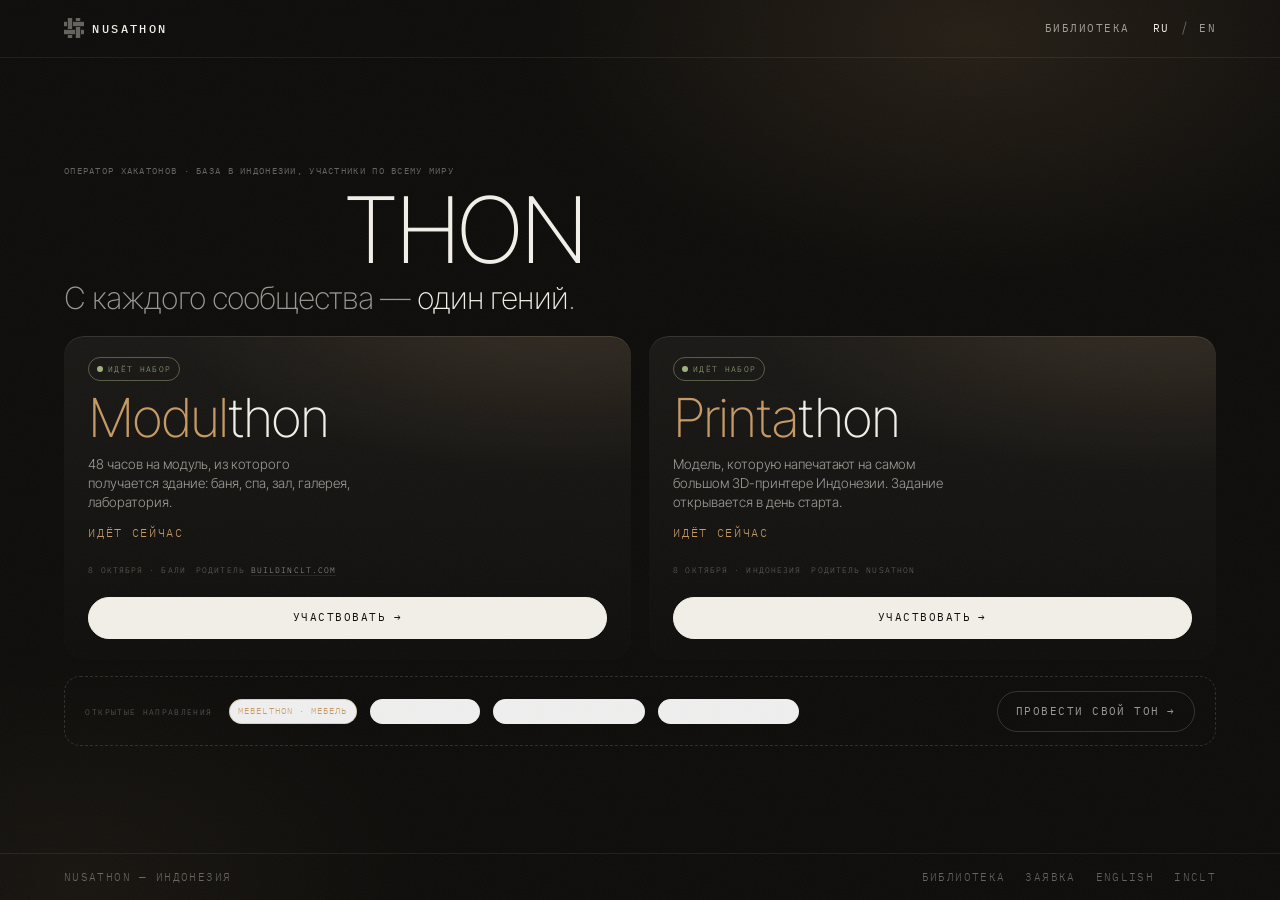
<file: index.html>
<!doctype html>
<html lang="ru">
<head>
<meta charset="utf-8">
<meta name="viewport" content="width=device-width, initial-scale=1">
<title>NUSATHON — оператор хакатонов, база в Индонезии</title>
<meta name="description" content="Расписание хакатонов NUSATHON на одной оси времени: Modulthon, Printathon, Mebelthon, Agrothon, Apithon, Hackathon. Свободные клетки открыты — заведите свой тон.">
<link rel="canonical" href="https://nusathon.com/">
<link rel="alternate" hreflang="ru" href="https://nusathon.com/">
<link rel="alternate" hreflang="en" href="https://nusathon.com/en/">
<link rel="alternate" hreflang="x-default" href="https://nusathon.com/">
<meta name="theme-color" content="#0e0d0b">
<meta property="og:type" content="website">
<meta property="og:locale" content="ru_RU">
<meta property="og:title" content="NUSATHON — оператор хакатонов, база в Индонезии">
<meta property="og:description" content="С каждого сообщества — один гений. Расписание тонов на одной оси времени.">
<meta property="og:url" content="https://nusathon.com/">
<meta name="twitter:card" content="summary_large_image">
<link rel="icon" href="data:image/svg+xml,%3Csvg xmlns='http://www.w3.org/2000/svg' viewBox='0 0 100 100'%3E%3Crect width='100' height='100' fill='%230e0d0b'/%3E%3Cg fill='%23c69a65'%3E%3Crect x='0' y='19' width='15' height='22'/%3E%3Crect x='45' y='19' width='55' height='22'/%3E%3Crect x='0' y='59' width='55' height='22'/%3E%3Crect x='85' y='59' width='15' height='22'/%3E%3Crect x='19' y='0' width='22' height='55'/%3E%3Crect x='19' y='85' width='22' height='15'/%3E%3Crect x='59' y='0' width='22' height='15'/%3E%3Crect x='59' y='45' width='22' height='55'/%3E%3C/g%3E%3C/svg%3E">
<link rel="preconnect" href="https://fonts.googleapis.com">
<link rel="preconnect" href="https://fonts.gstatic.com" crossorigin>
<link rel="stylesheet" href="https://fonts.googleapis.com/css2?family=IBM+Plex+Mono:wght@400;500&family=Inter+Tight:wght@200;300;400&display=swap">
<link rel="stylesheet" href="./assets/style.css">
<script type="application/ld+json">
{
  "@context": "https://schema.org",
  "@type": "Organization",
  "@id": "https://nusathon.com/#organization",
  "name": "NUSATHON",
  "url": "https://nusathon.com/",
  "logo": "https://nusathon.com/assets/logo.svg",
  "description": "Оператор хакатонов для студентов, предпринимателей и ИТ-сообществ. База в Индонезии, участники по всему миру.",
  "parentOrganization": {
    "@type": "Organization",
    "@id": "https://buildinclt.com/#organization",
    "name": "INCLT",
    "url": "https://buildinclt.com/"
  },
  "areaServed": { "@type": "Country", "name": "Indonesia" }
}
</script>
</head>
<body class="screen">

<div class="stage">

  <header class="head wrap">
    <a class="mark" href="./"><span class="mark__glyph" aria-hidden="true"></span><b>NUSATHON</b></a>
    <nav class="nav">
      <a href="./library.html">Библиотека</a>
      <span class="langs"><a href="./" aria-current="page">RU</a>&nbsp;/&nbsp;<a href="./en/">EN</a></span>
    </nav>
  </header>

  <main class="one wrap">

    <div class="lede">
      <span class="eyebrow">Оператор хакатонов · база в Индонезии, участники по всему миру</span>
      <p class="hero__mark"><span class="hero__cycle" data-cycle>MODUL</span>THON</p>
      <h1 class="lede__slogan">С каждого сообщества — <em>один гений</em>.</h1>
    </div>

    <div class="board">

      <div class="cards">

        <article class="card2" data-deadline="2026-10-08T09:00:00+08:00">
        <svg class="card-art mod-anim" viewBox="58 108 148 200" aria-hidden="true" focusable="false">
      <g class="mod">
        <polygon class="mod__p" style="--n:0"   points="62,208 132,246 132,304 62,266"/>
        <polygon class="mod__p" style="--n:1" points="132,246 202,208 202,266 132,304"/>
        <polygon class="mod__p mod__p--top" style="--n:2" points="132,170 202,208 132,246 62,208"/>
      </g>
      <g class="mod">
        <polygon class="mod__p" style="--n:3"   points="62,150 132,188 132,246 62,208"/>
        <polygon class="mod__p" style="--n:4" points="132,188 202,150 202,208 132,246"/>
        <polygon class="mod__p mod__p--top" style="--n:5" points="132,112 202,150 132,188 62,150"/>
      </g>
        </svg>
          <span class="pill"><span class="pill__dot" aria-hidden="true"></span>Идёт набор</span>
          <h2 class="card2__name"><em>Modul</em>thon</h2>
          <p class="card2__what">48 часов на модуль, из которого получается здание: баня, спа, зал, галерея, лаборатория.</p>
          <div class="card2__clock">
            <span class="card2__fallback mono">8 октября 2026</span>
          </div>
          <p class="card2__meta">
            <span>8 октября · Бали</span>
            <span>родитель <a href="https://buildinclt.com" rel="noopener">buildinclt.com</a></span>
          </p>
          <a class="btn btn--solid" href="https://modulthon.com" rel="noopener">Участвовать <span class="btn__arrow" aria-hidden="true">→</span></a>
        </article>

        <article class="card2" data-deadline="2026-10-08T09:00:00+08:00">
        <svg class="card-art mdl-anim" viewBox="4 4 152 152" aria-hidden="true" focusable="false">
          <polygon class="mdl__f" style="--n:0" points="104.8,31.3 108.8,38.0 141.9,78.4"/>
          <polygon class="mdl__f" style="--n:1" points="104.8,31.3 51.2,25.6 48.7,58.2"/>
          <polygon class="mdl__f" style="--n:2" points="108.8,38.0 55.2,69.2 111.3,101.8"/>
          <polygon class="mdl__f" style="--n:3" points="55.2,69.2 51.2,25.6 18.1,81.6"/>
          <polygon class="mdl__f" style="--n:4" points="108.8,134.4 111.3,101.8 55.2,128.7"/>
          <polygon class="mdl__f" style="--n:5" points="108.8,134.4 104.8,90.8 51.2,122.0"/>
          <polygon class="mdl__f" style="--n:6" points="104.8,90.8 48.7,58.2 51.2,122.0"/>
          <polygon class="mdl__f" style="--n:7" points="55.2,128.7 51.2,122.0 18.1,81.6"/>
          <line class="mdl__e" style="--n:0" pathLength="1" x1="104.8" y1="31.3" x2="108.8" y2="38.0"/>
          <line class="mdl__e" style="--n:1" pathLength="1" x1="104.8" y1="31.3" x2="141.9" y2="78.4"/>
          <line class="mdl__e" style="--n:2" pathLength="1" x1="104.8" y1="31.3" x2="104.8" y2="90.8"/>
          <line class="mdl__e" style="--n:3" pathLength="1" x1="104.8" y1="31.3" x2="51.2" y2="25.6"/>
          <line class="mdl__e" style="--n:4" pathLength="1" x1="104.8" y1="31.3" x2="48.7" y2="58.2"/>
          <line class="mdl__e mdl__e--back" style="--n:5" pathLength="1" x1="108.8" y1="38.0" x2="141.9" y2="78.4"/>
          <line class="mdl__e mdl__e--back" style="--n:6" pathLength="1" x1="108.8" y1="38.0" x2="55.2" y2="69.2"/>
          <line class="mdl__e mdl__e--back" style="--n:7" pathLength="1" x1="108.8" y1="38.0" x2="111.3" y2="101.8"/>
          <line class="mdl__e mdl__e--back" style="--n:8" pathLength="1" x1="108.8" y1="38.0" x2="51.2" y2="25.6"/>
          <line class="mdl__e" style="--n:9" pathLength="1" x1="141.9" y1="78.4" x2="108.8" y2="134.4"/>
          <line class="mdl__e mdl__e--back" style="--n:10" pathLength="1" x1="141.9" y1="78.4" x2="111.3" y2="101.8"/>
          <line class="mdl__e" style="--n:11" pathLength="1" x1="141.9" y1="78.4" x2="104.8" y2="90.8"/>
          <line class="mdl__e mdl__e--back" style="--n:12" pathLength="1" x1="55.2" y1="69.2" x2="111.3" y2="101.8"/>
          <line class="mdl__e mdl__e--back" style="--n:13" pathLength="1" x1="55.2" y1="69.2" x2="51.2" y2="25.6"/>
          <line class="mdl__e mdl__e--back" style="--n:14" pathLength="1" x1="55.2" y1="69.2" x2="55.2" y2="128.7"/>
          <line class="mdl__e mdl__e--back" style="--n:15" pathLength="1" x1="55.2" y1="69.2" x2="18.1" y2="81.6"/>
          <line class="mdl__e mdl__e--back" style="--n:16" pathLength="1" x1="108.8" y1="134.4" x2="111.3" y2="101.8"/>
          <line class="mdl__e" style="--n:17" pathLength="1" x1="108.8" y1="134.4" x2="104.8" y2="90.8"/>
          <line class="mdl__e mdl__e--back" style="--n:18" pathLength="1" x1="108.8" y1="134.4" x2="55.2" y2="128.7"/>
          <line class="mdl__e" style="--n:19" pathLength="1" x1="108.8" y1="134.4" x2="51.2" y2="122.0"/>
          <line class="mdl__e mdl__e--back" style="--n:20" pathLength="1" x1="111.3" y1="101.8" x2="55.2" y2="128.7"/>
          <line class="mdl__e" style="--n:21" pathLength="1" x1="104.8" y1="90.8" x2="48.7" y2="58.2"/>
          <line class="mdl__e" style="--n:22" pathLength="1" x1="104.8" y1="90.8" x2="51.2" y2="122.0"/>
          <line class="mdl__e" style="--n:23" pathLength="1" x1="51.2" y1="25.6" x2="48.7" y2="58.2"/>
          <line class="mdl__e" style="--n:24" pathLength="1" x1="51.2" y1="25.6" x2="18.1" y2="81.6"/>
          <line class="mdl__e" style="--n:25" pathLength="1" x1="48.7" y1="58.2" x2="51.2" y2="122.0"/>
          <line class="mdl__e" style="--n:26" pathLength="1" x1="48.7" y1="58.2" x2="18.1" y2="81.6"/>
          <line class="mdl__e" style="--n:27" pathLength="1" x1="55.2" y1="128.7" x2="51.2" y2="122.0"/>
          <line class="mdl__e mdl__e--back" style="--n:28" pathLength="1" x1="55.2" y1="128.7" x2="18.1" y2="81.6"/>
          <line class="mdl__e" style="--n:29" pathLength="1" x1="51.2" y1="122.0" x2="18.1" y2="81.6"/>
          <circle class="mdl__v" style="--n:0" cx="104.8" cy="31.3" r="2.6"/>
          <circle class="mdl__v mdl__v--back" style="--n:1" cx="108.8" cy="38.0" r="2.6"/>
          <circle class="mdl__v" style="--n:2" cx="141.9" cy="78.4" r="2.6"/>
          <circle class="mdl__v mdl__v--back" style="--n:3" cx="55.2" cy="69.2" r="2.6"/>
          <circle class="mdl__v" style="--n:4" cx="108.8" cy="134.4" r="2.6"/>
          <circle class="mdl__v mdl__v--back" style="--n:5" cx="111.3" cy="101.8" r="2.6"/>
          <circle class="mdl__v" style="--n:6" cx="104.8" cy="90.8" r="2.6"/>
          <circle class="mdl__v mdl__v--back" style="--n:7" cx="51.2" cy="25.6" r="2.6"/>
          <circle class="mdl__v" style="--n:8" cx="48.7" cy="58.2" r="2.6"/>
          <circle class="mdl__v mdl__v--back" style="--n:9" cx="55.2" cy="128.7" r="2.6"/>
          <circle class="mdl__v" style="--n:10" cx="51.2" cy="122.0" r="2.6"/>
          <circle class="mdl__v" style="--n:11" cx="18.1" cy="81.6" r="2.6"/>
        </svg>
          <span class="pill"><span class="pill__dot" aria-hidden="true"></span>Идёт набор</span>
          <h2 class="card2__name"><em>Printa</em>thon</h2>
          <p class="card2__what">Модель, которую напечатают на самом большом 3D-принтере Индонезии. Задание открывается в день старта.</p>
          <div class="card2__clock">
            <span class="card2__fallback mono">8 октября 2026</span>
          </div>
          <p class="card2__meta">
            <span>8 октября · Индонезия</span>
            <span>родитель NUSATHON</span>
          </p>
          <a class="btn btn--solid" href="./printathon.html">Участвовать <span class="btn__arrow" aria-hidden="true">→</span></a>
        </article>

      </div>

      <div class="open">
        <span class="open__label">Открытые направления</span>
        <button class="chip chip--soon" type="button" data-wish="Mebelthon">Mebelthon · мебель</button>
        <button class="chip" type="button" data-wish="Agrothon">Agrothon · агро</button>
        <button class="chip" type="button" data-wish="Apithon">Apithon · пчеловодство</button>
        <button class="chip" type="button" data-wish="Hackathon">Hackathon · код и ИТ</button>
        <a class="btn btn--ghost open__cta" href="./apply.html">Провести свой тон <span class="btn__arrow" aria-hidden="true">→</span></a>
      </div>

    </div>

  </main>


  <!-- Окно открытого направления. Тон ещё не запущен, и честный ответ здесь —
       не форма заявки, а сбор пожеланий: по ним и решится, какой тон открывать
       следующим. Опросник спрятан до нажатия, чтобы окно не встречало стеной
       полей того, кто просто ткнул в чип из любопытства. -->
  <dialog class="wish" id="wish">
    <div class="wish__body">
      <span class="eyebrow">Тон в подготовке</span>
      <h2 class="wish__title"><em id="wish-name">Тон</em> ещё не открыт.</h2>
      <p class="wish__text">
        Идёт подготовка: ищем родителя с настоящей задачей, площадку и бриф.
        Оставьте пожелание — по ним мы и решаем, какой тон открывать следующим,
        а вы узнаете о запуске первым.
      </p>

      <button class="btn btn--solid wish__cta" type="button" id="wish-open">
        Оставить пожелание об участии <span class="btn__arrow" aria-hidden="true">→</span>
      </button>

      <form class="wish__form" id="wish-form" hidden novalidate>
        <p class="field">
          <label for="wish-who">Как вас зовут</label>
          <input id="wish-who" name="name" type="text" autocomplete="name" required>
        </p>
        <div class="pair">
          <p class="field">
            <label for="wish-tg">Telegram</label>
            <input id="wish-tg" name="telegram" type="text" placeholder="@ник">
          </p>
          <p class="field">
            <label for="wish-wa">WhatsApp</label>
            <input id="wish-wa" name="whatsapp" type="text" inputmode="tel" placeholder="+62…">
          </p>
        </div>
        <p class="field">
          <label for="wish-idea">Что хотели бы сделать и что уже умеете</label>
          <textarea id="wish-idea" name="idea" rows="4" required
            placeholder="Свободно, в двух-трёх фразах. Опыт важнее формулировок."></textarea>
        </p>
        <button class="btn btn--solid wish__send" type="submit">Отправить пожелание</button>
        <p class="form__status" id="wish-status" role="status" aria-live="polite"></p>
      </form>

      <form method="dialog"><button class="btn btn--ghost wish__close" value="close">Закрыть</button></form>
    </div>
  </dialog>

  <footer class="foot wrap">
    <span>NUSATHON — Индонезия</span>
    <nav>
      <a href="./library.html">Библиотека</a>
      <a href="./apply.html">Заявка</a>
      <a href="./en/">English</a>
      <a href="https://buildinclt.com" rel="noopener">INCLT</a>
    </nav>
  </footer>

</div>

<script src="./assets/app.js" defer></script>
</body>
</html>
</file>
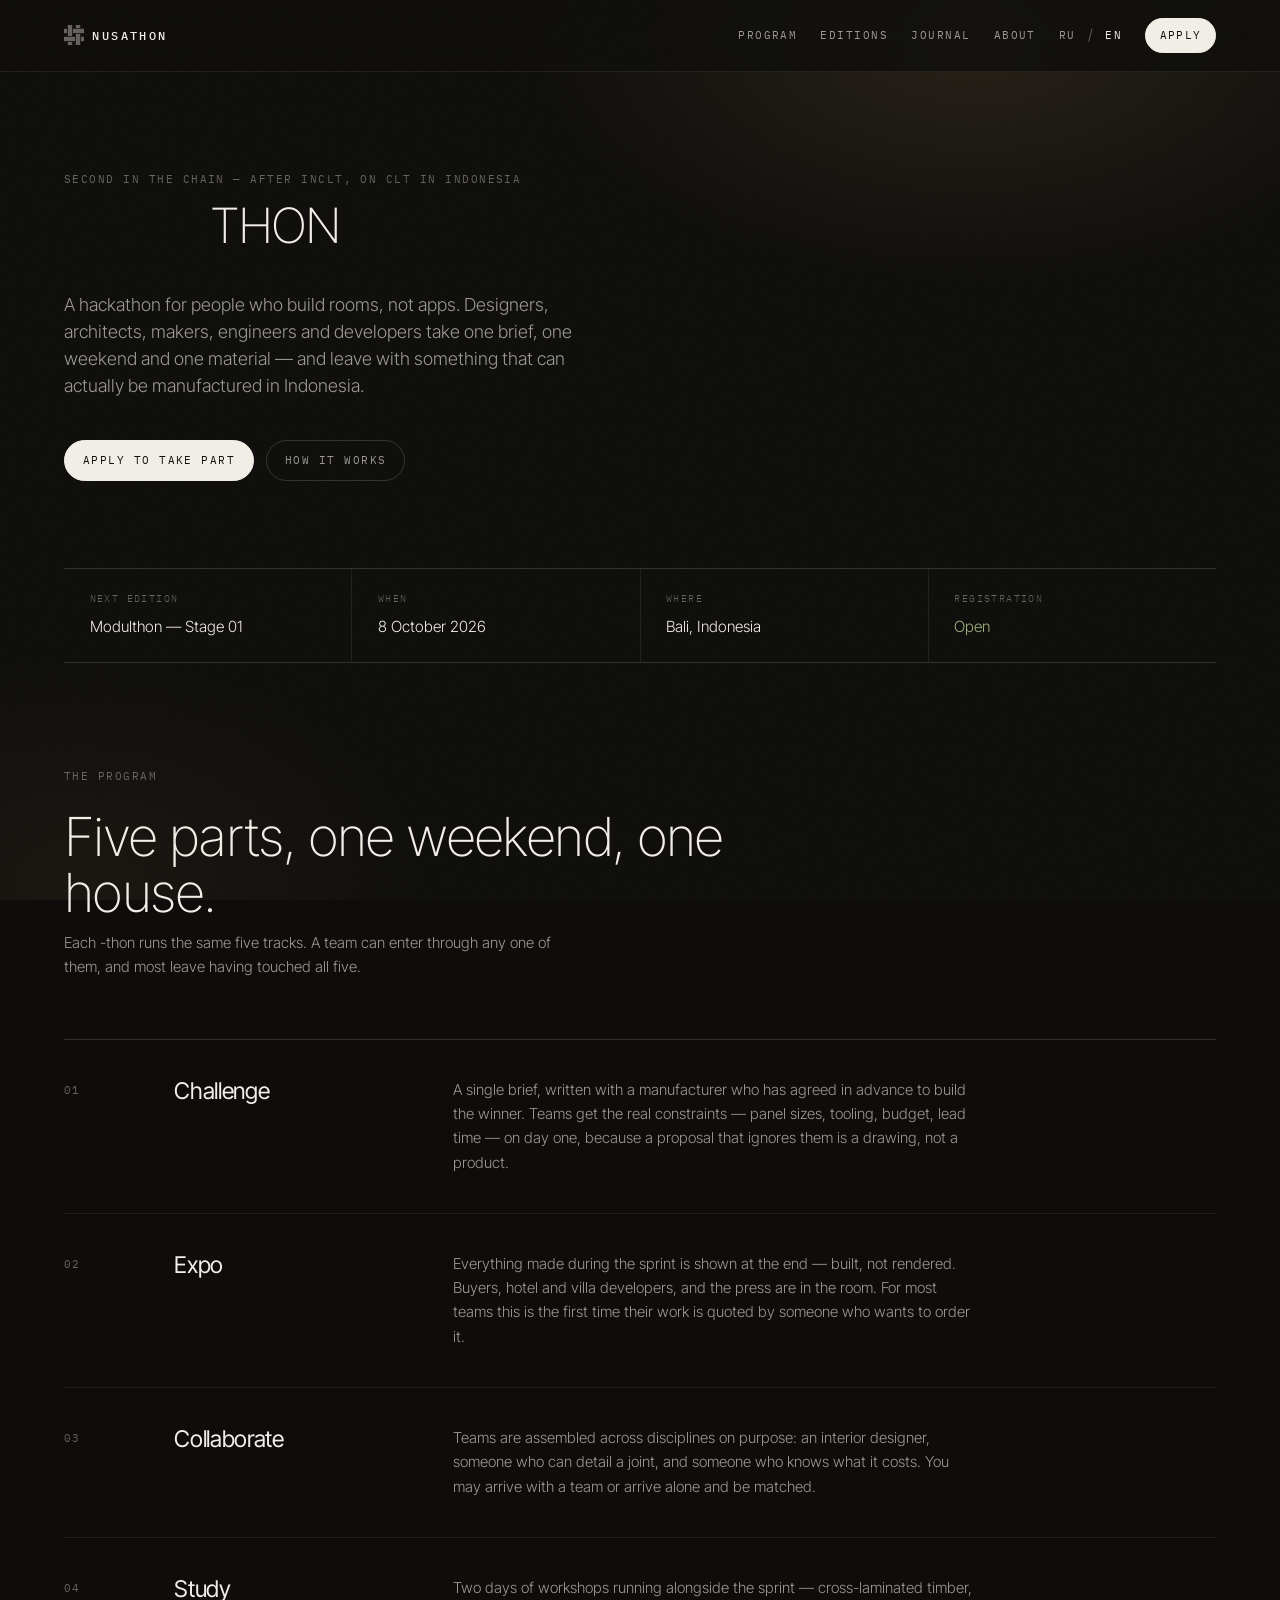
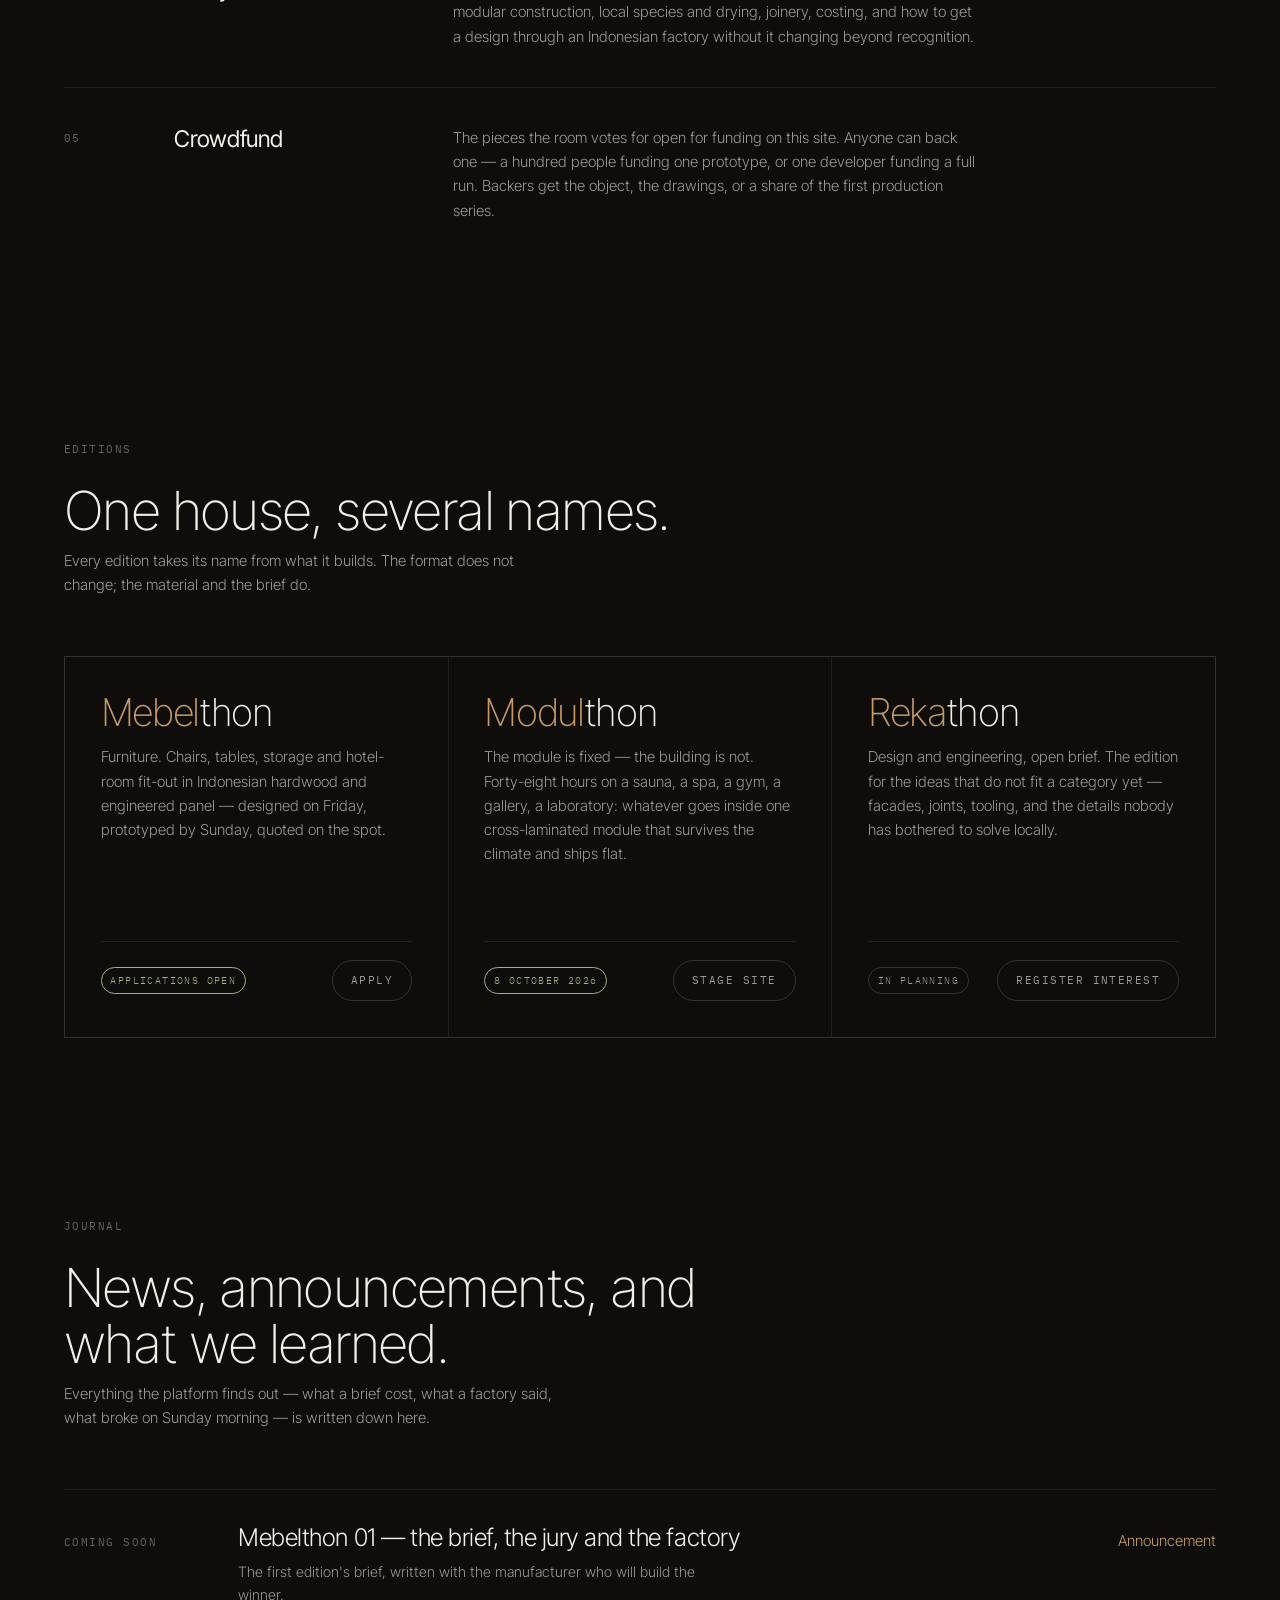
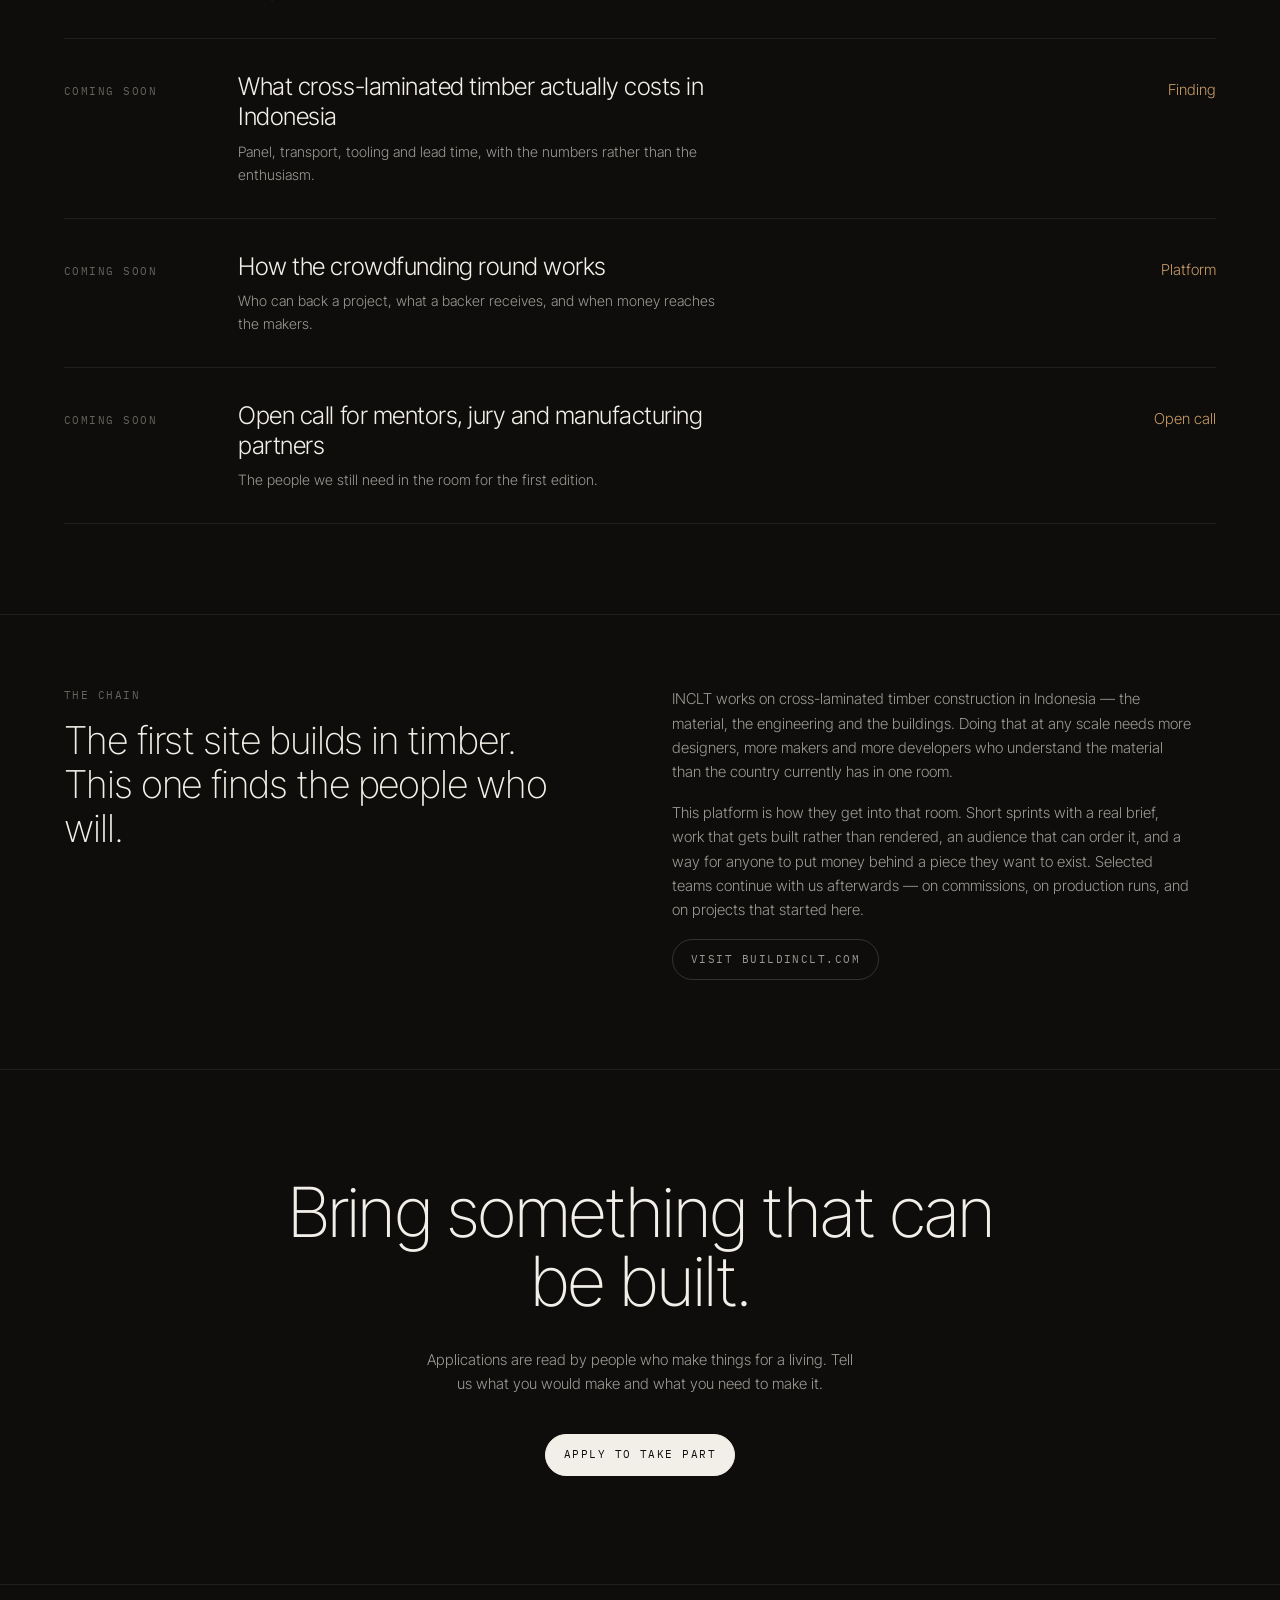
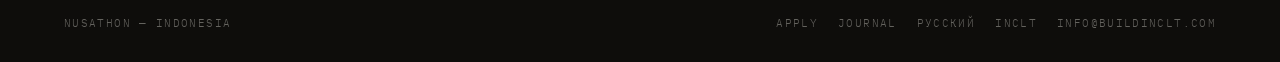
<file: en/index.html>
<!doctype html>
<html lang="en">
<head>
<meta charset="utf-8">
<meta name="viewport" content="width=device-width, initial-scale=1">
<title>NUSATHON — build sprints for timber, furniture and modular housing in Indonesia</title>
<meta name="description" content="A platform where interior and exterior designers, architects, makers and developers meet for short, intense build sprints — Mebelthon, Modulthon, Rekathon — and crowdfund the winning ideas into production in Indonesia.">
<link rel="canonical" href="https://nusathon.com/en/">
<link rel="alternate" hreflang="ru" href="https://nusathon.com/">
<link rel="alternate" hreflang="en" href="https://nusathon.com/en/">
<meta property="og:locale" content="en_US">
<meta property="og:type" content="website">
<meta property="og:title" content="NUSATHON — build sprints for timber, furniture and modular housing in Indonesia">
<meta property="og:description" content="Challenge, expo, collaboration, study and crowdfunding, in one house. Second in the chain about CLT in Indonesia.">
<meta property="og:url" content="https://nusathon.com/en/">
<meta name="twitter:card" content="summary_large_image">
<link rel="icon" href="data:image/svg+xml,%3Csvg xmlns='http://www.w3.org/2000/svg' viewBox='0 0 100 100'%3E%3Crect width='100' height='100' fill='%230e0d0b'/%3E%3Cg fill='%23c69a65'%3E%3Crect x='0' y='19' width='15' height='22'/%3E%3Crect x='45' y='19' width='55' height='22'/%3E%3Crect x='0' y='59' width='55' height='22'/%3E%3Crect x='85' y='59' width='15' height='22'/%3E%3Crect x='19' y='0' width='22' height='55'/%3E%3Crect x='19' y='85' width='22' height='15'/%3E%3Crect x='59' y='0' width='22' height='15'/%3E%3Crect x='59' y='45' width='22' height='55'/%3E%3C/g%3E%3C/svg%3E">
<link rel="preconnect" href="https://fonts.googleapis.com">
<link rel="preconnect" href="https://fonts.gstatic.com" crossorigin>
<link rel="stylesheet" href="https://fonts.googleapis.com/css2?family=IBM+Plex+Mono:wght@400;500&family=Inter+Tight:wght@200;300;400&display=swap">
<link rel="stylesheet" href="../assets/style.css">
<script type="application/ld+json">
{
  "@context": "https://schema.org",
  "@type": "Organization",
  "@id": "https://nusathon.com/#organization",
  "name": "NUSATHON",
  "url": "https://nusathon.com/",
  "description": "Build sprints and a crowdfunding platform for timber, furniture and modular housing in Indonesia.",
  "parentOrganization": {
    "@type": "Organization",
    "@id": "https://buildinclt.com/#organization",
    "name": "INCLT",
    "url": "https://buildinclt.com/"
  },
  "areaServed": { "@type": "Country", "name": "Indonesia" }
}
</script>
</head>
<body>

<header class="head wrap">
  <a class="mark" href="./"><span class="mark__glyph" aria-hidden="true"></span><b>NUSATHON</b></a>
  <nav class="nav">
    <a href="#program">Program</a>
    <a href="#editions">Editions</a>
    <a href="#journal">Journal</a>
    <a href="#chain">About</a>
    <span class="langs"><a href="../">RU</a>&nbsp;/&nbsp;<a href="./" aria-current="page">EN</a></span>
    <a class="btn btn--solid" href="./apply.html">Apply</a>
  </nav>
</header>

<main>

  <section class="hero wrap limit">
    <span class="eyebrow">Second in the chain — after INCLT, on CLT in Indonesia</span>
    <h1 class="hero__title"><span class="hero__cycle" data-cycle>MEBEL</span>THON</h1>
    <p class="hero__lede">
      A hackathon for people who build rooms, not apps. Designers, architects,
      makers, engineers and developers take one brief, one weekend and one
      material — and leave with something that can actually be manufactured
      in Indonesia.
    </p>
    <div class="hero__acts">
      <a class="btn btn--solid" href="./apply.html">Apply to take part</a>
      <a class="btn btn--ghost" href="#program">How it works</a>
    </div>
  </section>

  <!-- Replace these four values before you publish. They are the only thing on
       the page a returning visitor checks, so a stale date costs more here than
       anywhere else on the site. -->
  <div class="wrap"><dl class="strip limit">
    <div><dt>Next edition</dt><dd>Modulthon — Stage 01</dd></div>
    <div><dt>When</dt><dd>8 October 2026</dd></div>
    <div><dt>Where</dt><dd>Bali, Indonesia</dd></div>
    <div><dt>Registration</dt><dd class="live">Open</dd></div>
  </dl></div>

  <section class="sec wrap limit" id="program">
    <div class="sec__head">
      <span class="eyebrow">The program</span>
      <h2 class="sec__title">Five parts, one weekend, one house.</h2>
      <p class="sec__note">
        Each -thon runs the same five tracks. A team can enter through any one
        of them, and most leave having touched all five.
      </p>
    </div>

    <div class="rules">
      <article class="rule">
        <span class="rule__n">01</span>
        <h3 class="rule__name">Challenge</h3>
        <p class="rule__body">
          A single brief, written with a manufacturer who has agreed in advance
          to build the winner. Teams get the real constraints — panel sizes,
          tooling, budget, lead time — on day one, because a proposal that
          ignores them is a drawing, not a product.
        </p>
      </article>
      <article class="rule">
        <span class="rule__n">02</span>
        <h3 class="rule__name">Expo</h3>
        <p class="rule__body">
          Everything made during the sprint is shown at the end — built, not
          rendered. Buyers, hotel and villa developers, and the press are in the
          room. For most teams this is the first time their work is quoted by
          someone who wants to order it.
        </p>
      </article>
      <article class="rule">
        <span class="rule__n">03</span>
        <h3 class="rule__name">Collaborate</h3>
        <p class="rule__body">
          Teams are assembled across disciplines on purpose: an interior
          designer, someone who can detail a joint, and someone who knows what
          it costs. You may arrive with a team or arrive alone and be matched.
        </p>
      </article>
      <article class="rule">
        <span class="rule__n">04</span>
        <h3 class="rule__name">Study</h3>
        <p class="rule__body">
          Two days of workshops running alongside the sprint — cross-laminated
          timber, modular construction, local species and drying, joinery,
          costing, and how to get a design through an Indonesian factory
          without it changing beyond recognition.
        </p>
      </article>
      <article class="rule">
        <span class="rule__n">05</span>
        <h3 class="rule__name">Crowdfund</h3>
        <p class="rule__body">
          The pieces the room votes for open for funding on this site. Anyone
          can back one — a hundred people funding one prototype, or one
          developer funding a full run. Backers get the object, the drawings,
          or a share of the first production series.
        </p>
      </article>
    </div>
  </section>

  <section class="sec wrap limit" id="editions">
    <div class="sec__head">
      <span class="eyebrow">Editions</span>
      <h2 class="sec__title">One house, several names.</h2>
      <p class="sec__note">
        Every edition takes its name from what it builds. The format does not
        change; the material and the brief do.
      </p>
    </div>

    <div class="eds">
      <article class="ed">
        <h3 class="ed__name"><em>Mebel</em>thon</h3>
        <p class="ed__body">
          Furniture. Chairs, tables, storage and hotel-room fit-out in
          Indonesian hardwood and engineered panel — designed on Friday,
          prototyped by Sunday, quoted on the spot.
        </p>
        <div class="ed__foot">
          <span class="state state--open">Applications open</span>
          <a class="btn btn--ghost" href="./apply.html">Apply</a>
        </div>
      </article>

      <article class="ed">
        <h3 class="ed__name"><em>Modul</em>thon</h3>
        <p class="ed__body">
          The module is fixed — the building is not. Forty-eight hours on a
          sauna, a spa, a gym, a gallery, a laboratory: whatever goes inside one
          cross-laminated module that survives the climate and ships flat.
        </p>
        <div class="ed__foot">
          <span class="state state--open">8 October 2026</span>
          <a class="btn btn--ghost" href="https://modulthon.com" rel="noopener">Stage site</a>
        </div>
      </article>

      <article class="ed">
        <h3 class="ed__name"><em>Reka</em>thon</h3>
        <p class="ed__body">
          Design and engineering, open brief. The edition for the ideas that do
          not fit a category yet — facades, joints, tooling, and the details
          nobody has bothered to solve locally.
        </p>
        <div class="ed__foot">
          <span class="state">In planning</span>
          <a class="btn btn--ghost" href="./apply.html">Register interest</a>
        </div>
      </article>
    </div>
  </section>

  <section class="sec wrap limit" id="journal">
    <div class="sec__head">
      <span class="eyebrow">Journal</span>
      <h2 class="sec__title">News, announcements, and what we learned.</h2>
      <p class="sec__note">
        Everything the platform finds out — what a brief cost, what a factory
        said, what broke on Sunday morning — is written down here.
      </p>
    </div>

    <!-- PLACEHOLDER ENTRIES. These are written to show the shape of the feed,
         not to report anything that happened. Replace every one of them with a
         real post before the site goes public. -->
    <div class="posts">
      <a class="post" href="#">
        <span class="post__date mono">Coming soon</span>
        <span>
          <h3 class="post__title">Mebelthon 01 — the brief, the jury and the factory</h3>
          <p class="post__sum">The first edition's brief, written with the manufacturer who will build the winner.</p>
        </span>
        <span class="post__tag">Announcement</span>
      </a>
      <a class="post" href="#">
        <span class="post__date mono">Coming soon</span>
        <span>
          <h3 class="post__title">What cross-laminated timber actually costs in Indonesia</h3>
          <p class="post__sum">Panel, transport, tooling and lead time, with the numbers rather than the enthusiasm.</p>
        </span>
        <span class="post__tag">Finding</span>
      </a>
      <a class="post" href="#">
        <span class="post__date mono">Coming soon</span>
        <span>
          <h3 class="post__title">How the crowdfunding round works</h3>
          <p class="post__sum">Who can back a project, what a backer receives, and when money reaches the makers.</p>
        </span>
        <span class="post__tag">Platform</span>
      </a>
      <a class="post" href="#">
        <span class="post__date mono">Coming soon</span>
        <span>
          <h3 class="post__title">Open call for mentors, jury and manufacturing partners</h3>
          <p class="post__sum">The people we still need in the room for the first edition.</p>
        </span>
        <span class="post__tag">Open call</span>
      </a>
    </div>
  </section>

  <section class="chain wrap limit" id="chain">
    <div>
      <span class="eyebrow">The chain</span>
      <p class="chain__q">
        The first site builds in timber. This one finds the people who will.
      </p>
    </div>
    <div>
      <p>
        INCLT works on cross-laminated timber construction in Indonesia — the
        material, the engineering and the buildings. Doing that at any scale
        needs more designers, more makers and more developers who understand
        the material than the country currently has in one room.
      </p>
      <p>
        This platform is how they get into that room. Short sprints with a real
        brief, work that gets built rather than rendered, an audience that can
        order it, and a way for anyone to put money behind a piece they want to
        exist. Selected teams continue with us afterwards — on commissions,
        on production runs, and on projects that started here.
      </p>
      <p><a class="btn btn--ghost" href="https://buildinclt.com" rel="noopener">Visit buildinclt.com</a></p>
    </div>
  </section>

  <section class="call wrap limit">
    <h2>Bring something that can be built.</h2>
    <p>
      Applications are read by people who make things for a living. Tell us what
      you would make and what you need to make it.
    </p>
    <a class="btn btn--solid" href="./apply.html">Apply to take part</a>
  </section>

</main>

<footer class="foot wrap limit">
  <span>NUSATHON — Indonesia</span>
  <nav>
    <a href="./apply.html">Apply</a>
    <a href="#journal">Journal</a>
    <a href="../">Русский</a>
    <a href="https://buildinclt.com" rel="noopener">INCLT</a>
    <a href="mailto:info@buildinclt.com">info@buildinclt.com</a>
  </nav>
</footer>

<script src="../assets/app.js" defer></script>
</body>
</html>
</file>
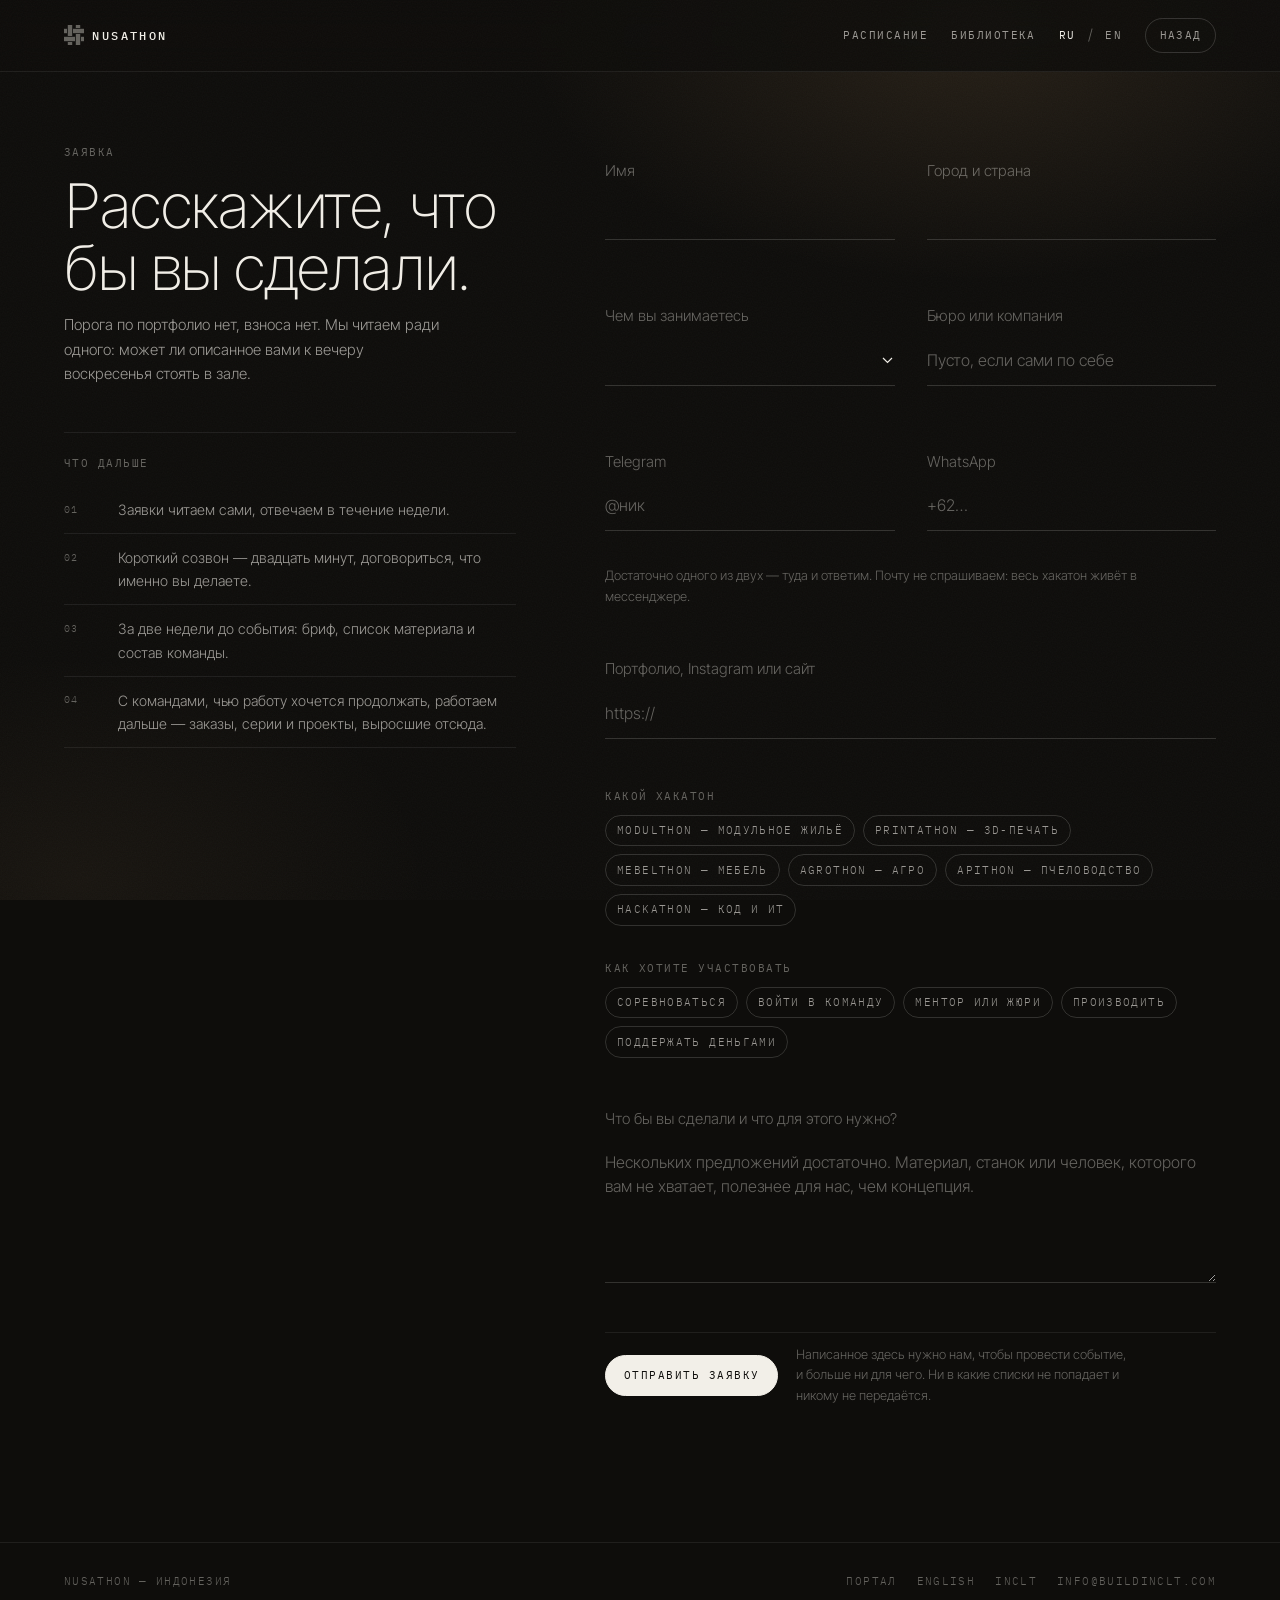
<file: apply.html>
<!doctype html>
<html lang="ru">
<head>
<meta charset="utf-8">
<meta name="viewport" content="width=device-width, initial-scale=1">
<title>Заявка — NUSATHON</title>
<meta name="description" content="Подать заявку на участие в хакатоне NUSATHON — Mebelthon, Modulthon, Rekathon или Printthon — как дизайнер, архитектор, мебельщик, инженер, застройщик, производство или инвестор.">
<link rel="canonical" href="https://nusathon.com/apply.html">
<link rel="alternate" hreflang="ru" href="https://nusathon.com/apply.html">
<link rel="alternate" hreflang="en" href="https://nusathon.com/en/apply.html">
<meta property="og:type" content="website">
<meta property="og:locale" content="ru_RU">
<meta property="og:title" content="Заявка — NUSATHON">
<meta property="og:description" content="Расскажите, что бы вы сделали и чего вам для этого не хватает.">
<meta property="og:url" content="https://nusathon.com/apply.html">
<link rel="icon" href="data:image/svg+xml,%3Csvg xmlns='http://www.w3.org/2000/svg' viewBox='0 0 100 100'%3E%3Crect width='100' height='100' fill='%230e0d0b'/%3E%3Cg fill='%23c69a65'%3E%3Crect x='0' y='19' width='15' height='22'/%3E%3Crect x='45' y='19' width='55' height='22'/%3E%3Crect x='0' y='59' width='55' height='22'/%3E%3Crect x='85' y='59' width='15' height='22'/%3E%3Crect x='19' y='0' width='22' height='55'/%3E%3Crect x='19' y='85' width='22' height='15'/%3E%3Crect x='59' y='0' width='22' height='15'/%3E%3Crect x='59' y='45' width='22' height='55'/%3E%3C/g%3E%3C/svg%3E">
<link rel="preconnect" href="https://fonts.googleapis.com">
<link rel="preconnect" href="https://fonts.gstatic.com" crossorigin>
<link rel="stylesheet" href="https://fonts.googleapis.com/css2?family=IBM+Plex+Mono:wght@400;500&family=Inter+Tight:wght@200;300;400&display=swap">
<link rel="stylesheet" href="./assets/style.css">
</head>
<body>

<header class="head wrap">
  <a class="mark" href="./"><span class="mark__glyph" aria-hidden="true"></span><b>NUSATHON</b></a>
  <nav class="nav">
    <a href="./">Расписание</a>
    <a href="./library.html">Библиотека</a>
    <span class="langs"><a href="./apply.html" aria-current="page">RU</a>&nbsp;/&nbsp;<a href="./en/apply.html">EN</a></span>
    <a class="btn btn--ghost" href="./">Назад</a>
  </nav>
</header>

<main class="apply wrap limit">

  <aside class="aside">
    <span class="eyebrow">Заявка</span>
    <h1 id="apply-title">Расскажите, что бы вы сделали.</h1>
    <p id="apply-lede">
      Порога по портфолио нет, взноса нет. Мы читаем ради одного: может ли
      описанное вами к вечеру воскресенья стоять в зале.
    </p>

    <div class="aside__after">
      <span class="label" style="display:block;margin-bottom:14px;">Что дальше</span>
      <ol id="apply-steps">
        <li>Заявки читаем сами, отвечаем в течение недели.</li>
        <li>Короткий созвон — двадцать минут, договориться, что именно вы делаете.</li>
        <li>За две недели до события: бриф, список материала и состав команды.</li>
        <li>С командами, чью работу хочется продолжать, работаем дальше — заказы, серии и проекты, выросшие отсюда.</li>
      </ol>
    </div>
  </aside>

  <div>
    <form class="form" id="apply" novalidate>
      <div class="pair">
        <p class="field">
          <label for="name">Имя</label>
          <input id="name" name="name" type="text" autocomplete="name" required>
        </p>
        <p class="field">
          <label for="city">Город и страна</label>
          <input id="city" name="city" type="text" autocomplete="address-level2" required>
        </p>
      </div>

      <div class="pair">
        <p class="field">
          <label for="role">Чем вы занимаетесь</label>
          <select id="role" name="role" required>
            <option value="" selected disabled></option>
            <option>Дизайнер интерьера</option>
            <option>Ландшафт и экстерьер</option>
            <option>Архитектор</option>
            <option>Мебельщик, дизайнер мебели</option>
            <option>Инженер-конструктор</option>
            <option>Застройщик</option>
            <option>Производство, цех</option>
            <option>Проектное бюро</option>
            <option>Инвестор</option>
            <option>Студент</option>
            <option>Другое</option>
          </select>
        </p>
        <p class="field">
          <label for="studio">Бюро или компания</label>
          <input id="studio" name="studio" type="text" placeholder="Пусто, если сами по себе">
        </p>
      </div>

      <div class="pair">
        <p class="field">
          <label for="telegram">Telegram</label>
          <input id="telegram" name="telegram" type="text" placeholder="@ник">
        </p>
        <p class="field">
          <label for="whatsapp">WhatsApp</label>
          <input id="whatsapp" name="whatsapp" type="text" inputmode="tel" placeholder="+62…">
        </p>
      </div>
      <p class="field__hint" id="contact-hint" style="margin:-14px 0 0">
        Достаточно одного из двух — туда и ответим. Почту не спрашиваем: весь
        хакатон живёт в мессенджере.
      </p>

      <p class="field">
        <label for="link">Портфолио, Instagram или сайт</label>
        <input id="link" name="link" type="url" inputmode="url" placeholder="https://">
      </p>

      <fieldset class="field" id="apply-edition" style="border:0;padding:0;margin:0;">
        <legend class="label" style="padding:0 0 10px;">Какой хакатон</legend>
        <span class="checks">
          <label class="check"><input type="checkbox" name="edition" value="Modulthon"><span>Modulthon — модульное жильё</span></label>
          <label class="check"><input type="checkbox" name="edition" value="Printathon"><span>Printathon — 3D-печать</span></label>
          <label class="check"><input type="checkbox" name="edition" value="Mebelthon"><span>Mebelthon — мебель</span></label>
          <label class="check"><input type="checkbox" name="edition" value="Agrothon"><span>Agrothon — агро</span></label>
          <label class="check"><input type="checkbox" name="edition" value="Apithon"><span>Apithon — пчеловодство</span></label>
          <label class="check"><input type="checkbox" name="edition" value="Hackathon"><span>Hackathon — код и ИТ</span></label>
        </span>
      </fieldset>

      <fieldset class="field" style="border:0;padding:0;margin:0;">
        <legend class="label" style="padding:0 0 10px;">Как хотите участвовать</legend>
        <span class="checks">
          <label class="check"><input type="checkbox" name="mode" value="Соревноваться"><span>Соревноваться</span></label>
          <label class="check"><input type="checkbox" name="mode" value="Войти в команду"><span>Войти в команду</span></label>
          <label class="check"><input type="checkbox" name="mode" value="Ментор или жюри"><span>Ментор или жюри</span></label>
          <label class="check"><input type="checkbox" name="mode" value="Производить"><span>Производить</span></label>
          <label class="check"><input type="checkbox" name="mode" value="Поддержать деньгами"><span>Поддержать деньгами</span></label>
        </span>
      </fieldset>

      <p class="field" id="apply-idea">
        <label for="idea">Что бы вы сделали и что для этого нужно?</label>
        <textarea id="idea" name="idea" rows="5" required
          placeholder="Нескольких предложений достаточно. Материал, станок или человек, которого вам не хватает, полезнее для нас, чем концепция."></textarea>
      </p>

      <div class="form__foot">
        <button class="btn btn--solid" type="submit">Отправить заявку</button>
        <p class="form__note">
          Написанное здесь нужно нам, чтобы провести событие, и больше ни для
          чего. Ни в какие списки не попадает и никому не передаётся.
        </p>
      </div>
      <p class="form__status" id="status" role="status" aria-live="polite"></p>
    </form>

    <div class="done" id="done" hidden>
      <span class="eyebrow">Получено</span>
      <h2>Спасибо — заявка у нас.</h2>
      <p>
        Мы читаем заявки сами, а не фильтруем, поэтому ответ занимает несколько
        дней и приходит от человека. Если хочется сначала поговорить —
        пишите на <a href="mailto:info@buildinclt.com">info@buildinclt.com</a>.
      </p>
      <p class="done__acts">
        <button class="btn btn--solid" type="button" data-open-join>Канал участников <span class="btn__arrow" aria-hidden="true">→</span></button>
        <a class="btn btn--ghost" href="./">Вернуться на портал</a>
      </p>
    </div>
  </div>

</main>

  <!-- Показывается сразу после отправки. Момент выбран не случайно: интерес
       у человека максимален именно здесь, а канал — единственное место, где
       он потом узнает бриф, расписание и имя победителя. -->
  <dialog class="join" id="join">
    <div class="join__body">
      <svg class="weave" viewBox="-6 -6 112 112" aria-hidden="true" focusable="false">
          <rect class="wv wv--l" style="--n:0" x="0" y="19" width="15" height="22"/>
          <rect class="wv wv--r" style="--n:1" x="45" y="19" width="55" height="22"/>
          <rect class="wv wv--l" style="--n:2" x="0" y="59" width="55" height="22"/>
          <rect class="wv wv--r" style="--n:3" x="85" y="59" width="15" height="22"/>
          <rect class="wv wv--t" style="--n:4" x="19" y="0" width="22" height="55"/>
          <rect class="wv wv--b" style="--n:5" x="19" y="85" width="22" height="15"/>
          <rect class="wv wv--t" style="--n:6" x="59" y="0" width="22" height="15"/>
          <rect class="wv wv--b" style="--n:7" x="59" y="45" width="22" height="55"/>
      </svg>
      <span class="eyebrow">Заявка принята</span>
      <h2 class="join__title">Теперь — в канал <em>участников</em>.</h2>
      <p class="join__text">
        Весь процесс идёт там и только там: брифы, расписание, ответы на вопросы
        и объявление победителей. Кто не в канале — узнаёт последним.
      </p>

      <a class="btn btn--solid join__cta" href="https://t.me/+xoD5pkJ8YSVlMmNi" target="_blank" rel="noopener">
        Вступить в Telegram <span class="btn__arrow" aria-hidden="true">→</span>
      </a>

      <p class="join__alt">
        Нет Telegram? Есть <a href="https://chat.whatsapp.com/Cfi0zI77T502tge9FHA7OF?mode=gi_t" target="_blank" rel="noopener">группа в WhatsApp</a> —
        но основное происходит в Telegram, и его лучше поставить.
      </p>

      <form method="dialog"><button class="btn btn--ghost join__later" value="close">Позже</button></form>
    </div>
  </dialog>


<footer class="foot wrap limit">
  <span>NUSATHON — Индонезия</span>
  <nav>
    <a href="./">Портал</a>
    <a href="./en/apply.html">English</a>
    <a href="https://buildinclt.com" rel="noopener">INCLT</a>
    <a href="mailto:info@buildinclt.com">info@buildinclt.com</a>
  </nav>
</footer>

<script src="./assets/app.js" defer></script>
</body>
</html>
</file>
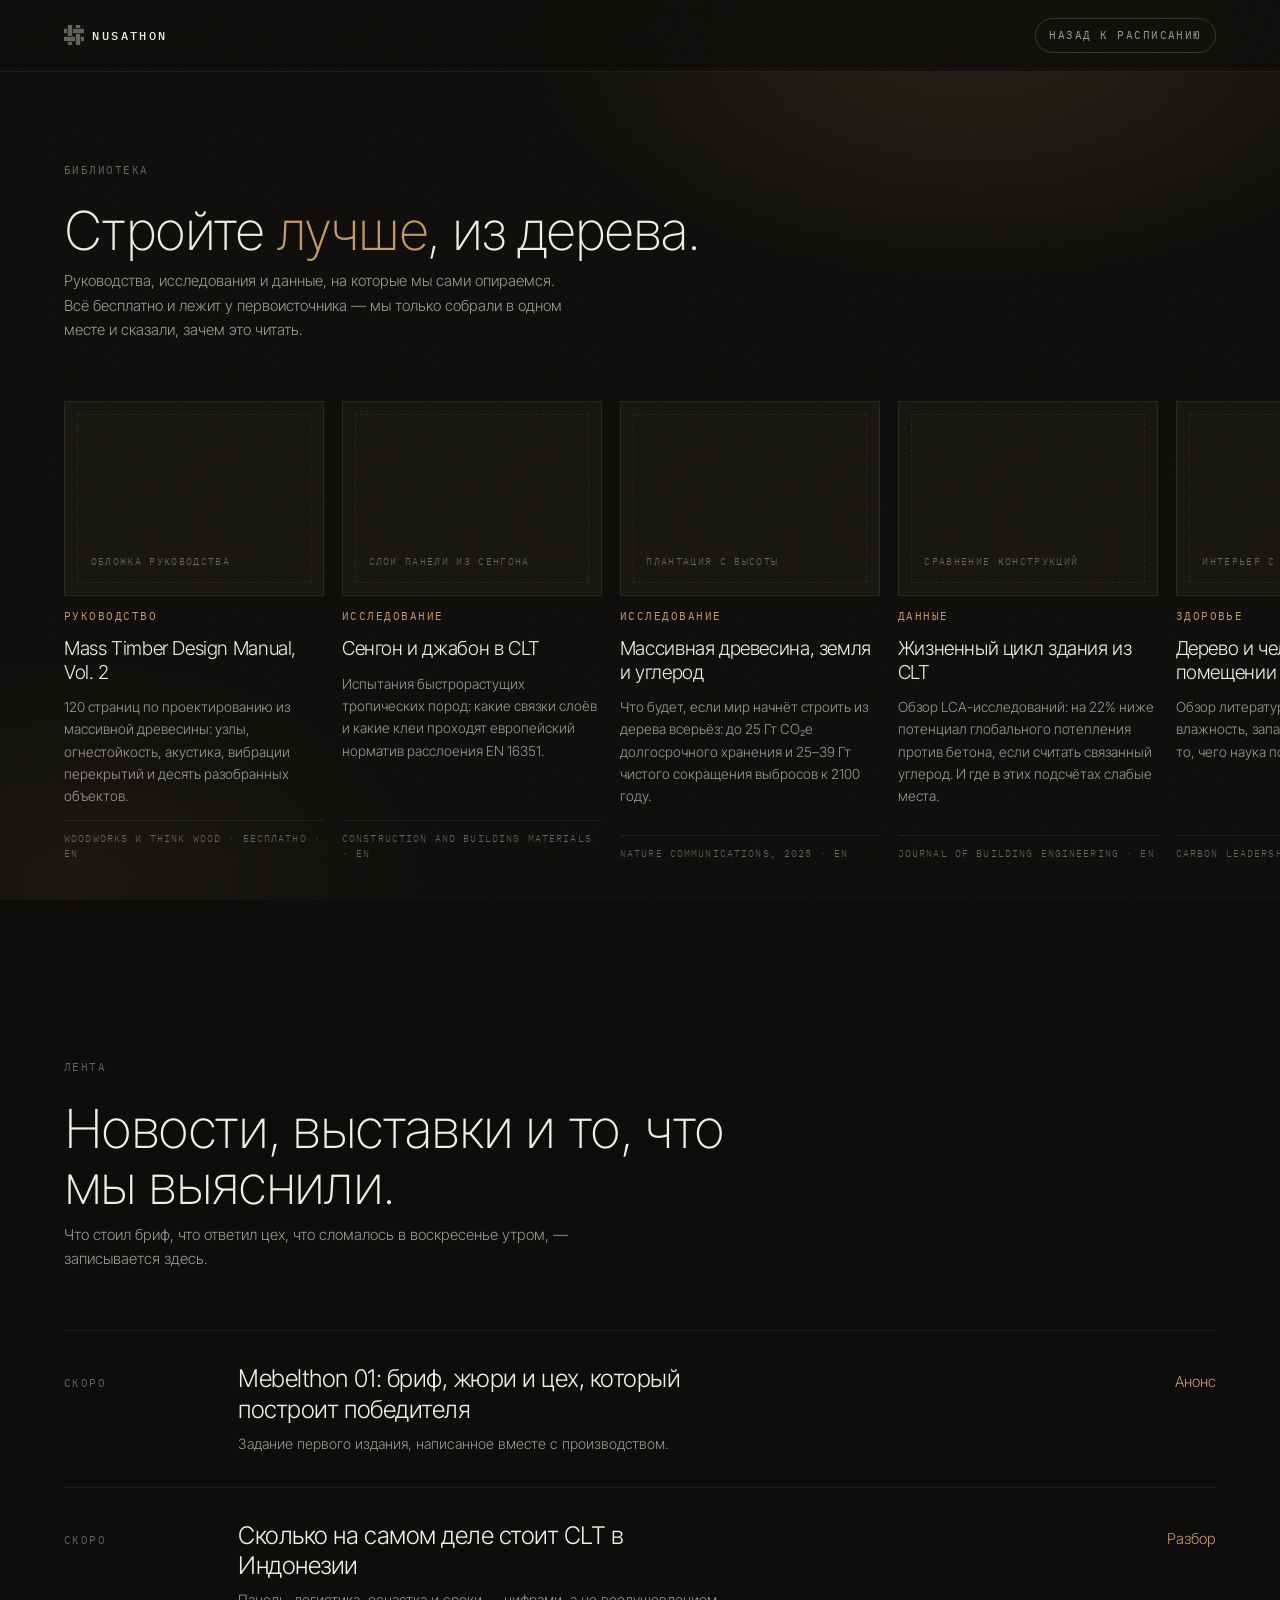
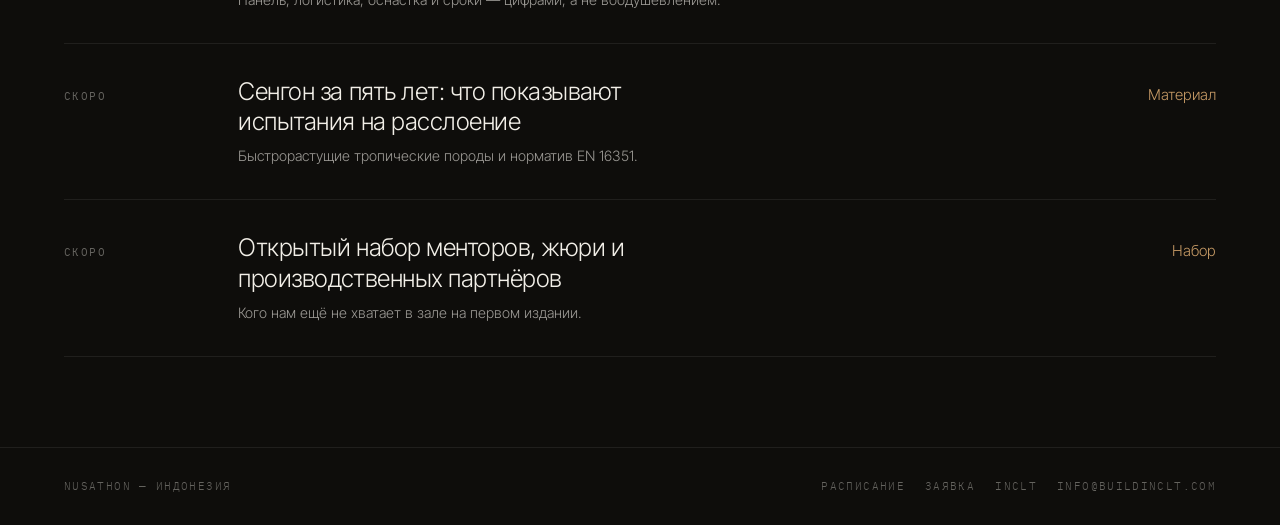
<file: library.html>
<!doctype html>
<html lang="ru">
<head>
<meta charset="utf-8">
<meta name="viewport" content="width=device-width, initial-scale=1">
<title>Библиотека и лента — NUSATHON</title>
<meta name="description" content="Руководства и исследования, на которые опирается NUSATHON, и лента новостей платформы.">
<link rel="canonical" href="https://nusathon.com/library.html">
<meta name="robots" content="index, follow">
<link rel="icon" href="data:image/svg+xml,%3Csvg xmlns='http://www.w3.org/2000/svg' viewBox='0 0 100 100'%3E%3Crect width='100' height='100' fill='%230e0d0b'/%3E%3Cg fill='%23c69a65'%3E%3Crect x='0' y='19' width='15' height='22'/%3E%3Crect x='45' y='19' width='55' height='22'/%3E%3Crect x='0' y='59' width='55' height='22'/%3E%3Crect x='85' y='59' width='15' height='22'/%3E%3Crect x='19' y='0' width='22' height='55'/%3E%3Crect x='19' y='85' width='22' height='15'/%3E%3Crect x='59' y='0' width='22' height='15'/%3E%3Crect x='59' y='45' width='22' height='55'/%3E%3C/g%3E%3C/svg%3E">
<link rel="preconnect" href="https://fonts.googleapis.com">
<link rel="preconnect" href="https://fonts.gstatic.com" crossorigin>
<link rel="stylesheet" href="https://fonts.googleapis.com/css2?family=IBM+Plex+Mono:wght@400;500&family=Inter+Tight:wght@200;300;400&display=swap">
<link rel="stylesheet" href="./assets/style.css">
</head>
<body>

<header class="head wrap">
  <a class="mark" href="./"><span class="mark__glyph" aria-hidden="true"></span><b>NUSATHON</b></a>
  <nav class="nav">
    <a class="btn btn--ghost" href="./">Назад к расписанию</a>
  </nav>
</header>

<main>
  <section class="sec wrap limit" id="biblioteka">
    <div class="sec__head">
      <span class="eyebrow">Библиотека</span>
      <h2 class="sec__title">Стройте <em>лучше</em>, из дерева.</h2>
      <p class="sec__note">
        Руководства, исследования и данные, на которые мы сами опираемся.
        Всё бесплатно и лежит у первоисточника — мы только собрали в одном
        месте и сказали, зачем это читать.
      </p>
    </div>

    <div class="lib">
      <a class="card" href="https://www.thinkwood.com/mass-timber-design-manual" target="_blank" rel="noopener">
        <span class="card__shot"><span class="shot__slot"><span class="shot__cap">Обложка руководства</span></span></span>
        <span class="card__kind mono">Руководство</span>
        <h3 class="card__title">Mass Timber Design Manual, Vol. 2</h3>
        <p class="card__sum">120 страниц по проектированию из массивной древесины: узлы, огнестойкость, акустика, вибрации перекрытий и десять разобранных объектов.</p>
        <p class="card__src">WoodWorks и Think Wood · бесплатно · EN</p>
      </a>

      <a class="card" href="https://www.sciencedirect.com/science/article/abs/pii/S0950061820316779" target="_blank" rel="noopener">
        <span class="card__shot"><span class="shot__slot"><span class="shot__cap">Слои панели из сенгона</span></span></span>
        <span class="card__kind mono">Исследование</span>
        <h3 class="card__title">Сенгон и джабон в CLT</h3>
        <p class="card__sum">Испытания быстрорастущих тропических пород: какие связки слоёв и какие клеи проходят европейский норматив расслоения EN 16351.</p>
        <p class="card__src">Construction and Building Materials · EN</p>
      </a>

      <a class="card" href="https://www.nature.com/articles/s41467-025-60245-y" target="_blank" rel="noopener">
        <span class="card__shot"><span class="shot__slot"><span class="shot__cap">Плантация с высоты</span></span></span>
        <span class="card__kind mono">Исследование</span>
        <h3 class="card__title">Массивная древесина, земля и углерод</h3>
        <p class="card__sum">Что будет, если мир начнёт строить из дерева всерьёз: до 25 Гт CO₂e долгосрочного хранения и 25–39 Гт чистого сокращения выбросов к 2100 году.</p>
        <p class="card__src">Nature Communications, 2025 · EN</p>
      </a>

      <a class="card" href="https://www.sciencedirect.com/science/article/pii/S2352710222004958" target="_blank" rel="noopener">
        <span class="card__shot"><span class="shot__slot"><span class="shot__cap">Сравнение конструкций</span></span></span>
        <span class="card__kind mono">Данные</span>
        <h3 class="card__title">Жизненный цикл здания из CLT</h3>
        <p class="card__sum">Обзор LCA-исследований: на 22% ниже потенциал глобального потепления против бетона, если считать связанный углерод. И где в этих подсчётах слабые места.</p>
        <p class="card__src">Journal of Building Engineering · EN</p>
      </a>

      <a class="card" href="https://carbonleadershipforum.org/a-literature-review-on-the-health-impacts-of-wood-and-mass-timber-buildings/" target="_blank" rel="noopener">
        <span class="card__shot"><span class="shot__slot"><span class="shot__cap">Интерьер с открытым деревом</span></span></span>
        <span class="card__kind mono">Здоровье</span>
        <h3 class="card__title">Дерево и человек в помещении</h3>
        <p class="card__sum">Обзор литературы: внимание, реакция, влажность, запах. И честный раздел про то, чего наука пока не знает.</p>
        <p class="card__src">Carbon Leadership Forum, 2025 · EN</p>
      </a>

      <a class="card" href="./apply.html">
        <span class="card__shot"><span class="shot__slot"><span class="shot__cap">Наш цех</span></span></span>
        <span class="card__kind mono">Готовится</span>
        <h3 class="card__title">Сколько стоит CLT в Индонезии</h3>
        <p class="card__sum">Наш собственный разбор: панель, логистика, оснастка, сроки. Пишем сейчас — подпишитесь, и пришлём, когда выйдет.</p>
        <p class="card__src">NUSATHON · RU и EN</p>
      </a>
    </div>
  </section>

  <section class="sec wrap limit" id="lenta">
    <div class="sec__head">
      <span class="eyebrow">Лента</span>
      <h2 class="sec__title">Новости, выставки и то, что мы выяснили.</h2>
      <p class="sec__note">
        Что стоил бриф, что ответил цех, что сломалось в воскресенье утром, —
        записывается здесь.
      </p>
    </div>

    <!-- ЗАГЛУШКИ. Показывают форму ленты и ни о чём не сообщают. Заменить
         настоящими записями до анонса портала. -->
    <div class="posts">
      <a class="post" href="#">
        <span class="post__date mono">Скоро</span>
        <span>
          <h3 class="post__title">Mebelthon 01: бриф, жюри и цех, который построит победителя</h3>
          <p class="post__sum">Задание первого издания, написанное вместе с производством.</p>
        </span>
        <span class="post__tag">Анонс</span>
      </a>
      <a class="post" href="#">
        <span class="post__date mono">Скоро</span>
        <span>
          <h3 class="post__title">Сколько на самом деле стоит CLT в Индонезии</h3>
          <p class="post__sum">Панель, логистика, оснастка и сроки — цифрами, а не воодушевлением.</p>
        </span>
        <span class="post__tag">Разбор</span>
      </a>
      <a class="post" href="#">
        <span class="post__date mono">Скоро</span>
        <span>
          <h3 class="post__title">Сенгон за пять лет: что показывают испытания на расслоение</h3>
          <p class="post__sum">Быстрорастущие тропические породы и норматив EN 16351.</p>
        </span>
        <span class="post__tag">Материал</span>
      </a>
      <a class="post" href="#">
        <span class="post__date mono">Скоро</span>
        <span>
          <h3 class="post__title">Открытый набор менторов, жюри и производственных партнёров</h3>
          <p class="post__sum">Кого нам ещё не хватает в зале на первом издании.</p>
        </span>
        <span class="post__tag">Набор</span>
      </a>
    </div>
  </section>

</main>

<footer class="foot wrap limit">
  <span>NUSATHON — Индонезия</span>
  <nav>
    <a href="./">Расписание</a>
    <a href="./apply.html">Заявка</a>
    <a href="https://buildinclt.com" rel="noopener">INCLT</a>
    <a href="mailto:info@buildinclt.com">info@buildinclt.com</a>
  </nav>
</footer>
</body>
</html>
</file>
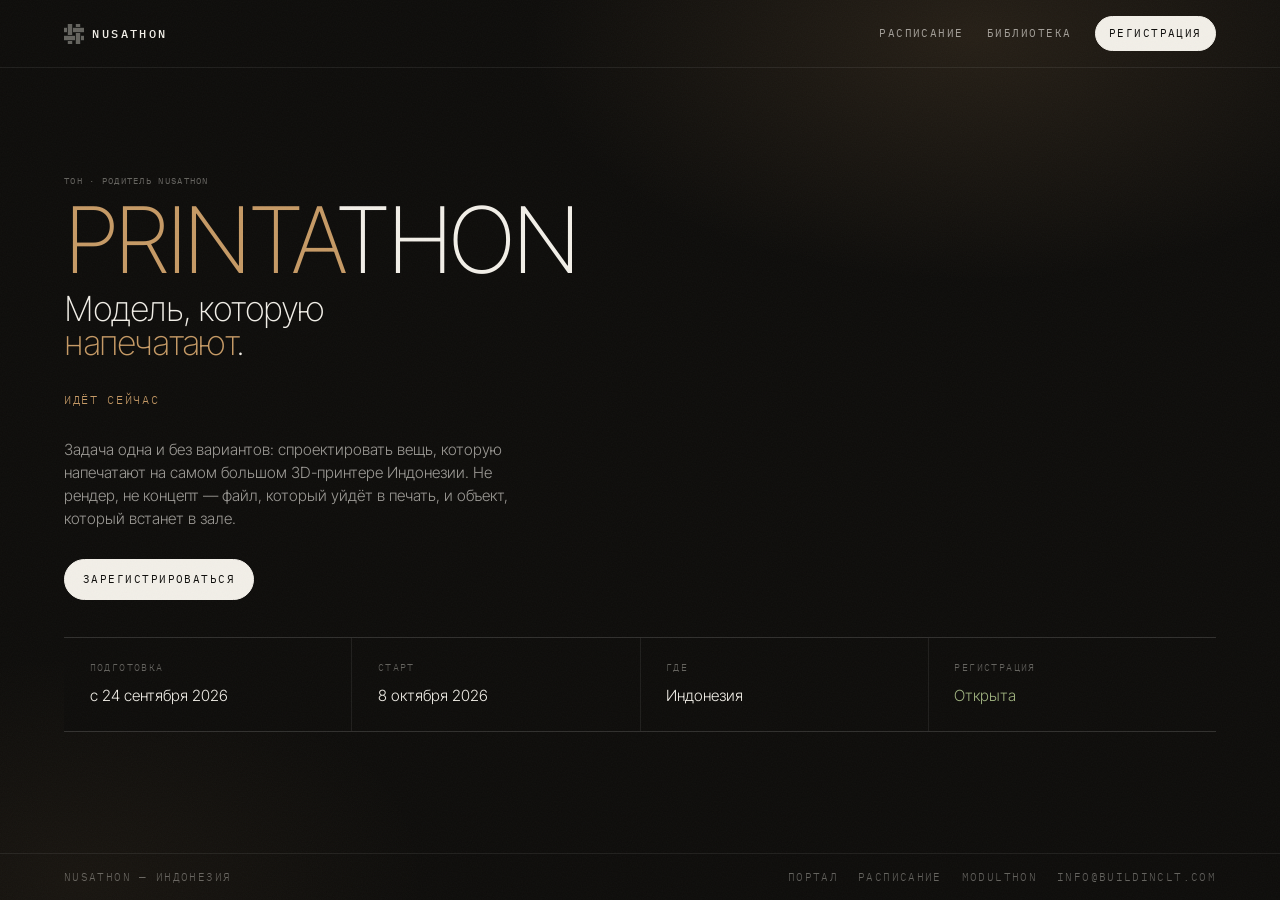
<file: printathon.html>
<!doctype html>
<html lang="ru">
<head>
<meta charset="utf-8">
<meta name="viewport" content="width=device-width, initial-scale=1">
<title>PRINTATHON — модели для самого большого 3D-принтера Индонезии</title>
<meta name="description" content="Printathon — хакатон 3D-печати. Задача: модель, которую напечатают на самом большом 3D-принтере Индонезии. Старт 8 октября 2026, подготовка с 24 сентября. Регистрация открыта.">
<link rel="canonical" href="https://nusathon.com/printathon.html">
<meta property="og:type" content="website">
<meta property="og:locale" content="ru_RU">
<meta property="og:title" content="PRINTATHON — модели для самого большого 3D-принтера Индонезии">
<meta property="og:description" content="Задача одна: модель, которую напечатают на самом большом 3D-принтере Индонезии. Подробности — в день старта.">
<meta property="og:url" content="https://nusathon.com/printathon.html">
<link rel="icon" href="data:image/svg+xml,%3Csvg xmlns='http://www.w3.org/2000/svg' viewBox='0 0 100 100'%3E%3Crect width='100' height='100' fill='%230e0d0b'/%3E%3Cg fill='%23c69a65'%3E%3Crect x='0' y='19' width='15' height='22'/%3E%3Crect x='45' y='19' width='55' height='22'/%3E%3Crect x='0' y='59' width='55' height='22'/%3E%3Crect x='85' y='59' width='15' height='22'/%3E%3Crect x='19' y='0' width='22' height='55'/%3E%3Crect x='19' y='85' width='22' height='15'/%3E%3Crect x='59' y='0' width='22' height='15'/%3E%3Crect x='59' y='45' width='22' height='55'/%3E%3C/g%3E%3C/svg%3E">
<link rel="preconnect" href="https://fonts.googleapis.com">
<link rel="preconnect" href="https://fonts.gstatic.com" crossorigin>
<link rel="stylesheet" href="https://fonts.googleapis.com/css2?family=IBM+Plex+Mono:wght@400;500&family=Inter+Tight:wght@200;300;400&display=swap">
<link rel="stylesheet" href="./assets/style.css">
<script type="application/ld+json">
{
  "@context": "https://schema.org",
  "@type": "Event",
  "@id": "https://nusathon.com/printathon.html#event",
  "name": "Printathon",
  "description": "Хакатон 3D-печати: модель, которую напечатают на самом большом 3D-принтере Индонезии.",
  "startDate": "2026-10-08T09:00:00+08:00",
  "eventAttendanceMode": "https://schema.org/OfflineEventAttendanceMode",
  "eventStatus": "https://schema.org/EventScheduled",
  "location": { "@type": "Place", "name": "Индонезия",
                "address": { "@type": "PostalAddress", "addressCountry": "ID" } },
  "organizer": { "@type": "Organization", "@id": "https://nusathon.com/#organization",
                 "name": "NUSATHON", "url": "https://nusathon.com/" },
  "url": "https://nusathon.com/printathon.html"
}
</script>
</head>
<body class="screen">

<div class="stage">

  <header class="head wrap">
  <a class="mark" href="./"><span class="mark__glyph" aria-hidden="true"></span><b>NUSATHON</b></a>
  <nav class="nav">
    <a href="./">Расписание</a>
    <a href="./library.html">Библиотека</a>
    <a class="btn btn--solid" href="./apply.html?thon=Printathon">Регистрация</a>
  </nav>
</header>

  <main class="one wrap">

    <section class="lede">
    <span class="eyebrow">Тон · родитель NUSATHON</span>
    <p class="hero__mark"><em style="font-style:normal;color:var(--wood)">PRINTA</em>THON</p>
    <h1 class="hero__title">Модель, которую <em>напечатают</em>.</h1>

    <!-- Единственное значение, которое двигает событие. Меняется здесь — и
         обязано поменяться в JSON-LD выше и в матрице на главной. -->
    <div class="clock" data-deadline="2026-10-08T09:00:00+08:00">
      <span class="clock__fallback">Старт 8 октября 2026, 09:00 WITA</span>
    </div>

    <p class="hero__lede">
      Задача одна и без вариантов: спроектировать вещь, которую напечатают на
      самом большом 3D-принтере Индонезии. Не рендер, не концепт — файл,
      который уйдёт в печать, и объект, который встанет в зале.
    </p>
    <div class="hero__acts">
      <a class="btn btn--solid" href="./apply.html?thon=Printathon">Зарегистрироваться</a>
    </div>
  </section>

    <dl class="strip">
    <div><dt>Подготовка</dt><dd>с 24 сентября 2026</dd></div>
    <div><dt>Старт</dt><dd>8 октября 2026</dd></div>
    <div><dt>Где</dt><dd>Индонезия</dd></div>
      <div><dt>Регистрация</dt><dd class="live">Открыта</dd></div>
    </dl>

  </main>



  <footer class="foot wrap">
  <span>NUSATHON — Индонезия</span>
  <nav>
    <a href="./">Портал</a>
    <a href="./">Расписание</a>
    <a href="https://modulthon.com" rel="noopener">Modulthon</a>
    <a href="mailto:info@buildinclt.com">info@buildinclt.com</a>
  </nav>
  </footer>

</div>

<script src="./assets/app.js" defer></script>
</body>
</html>
</file>
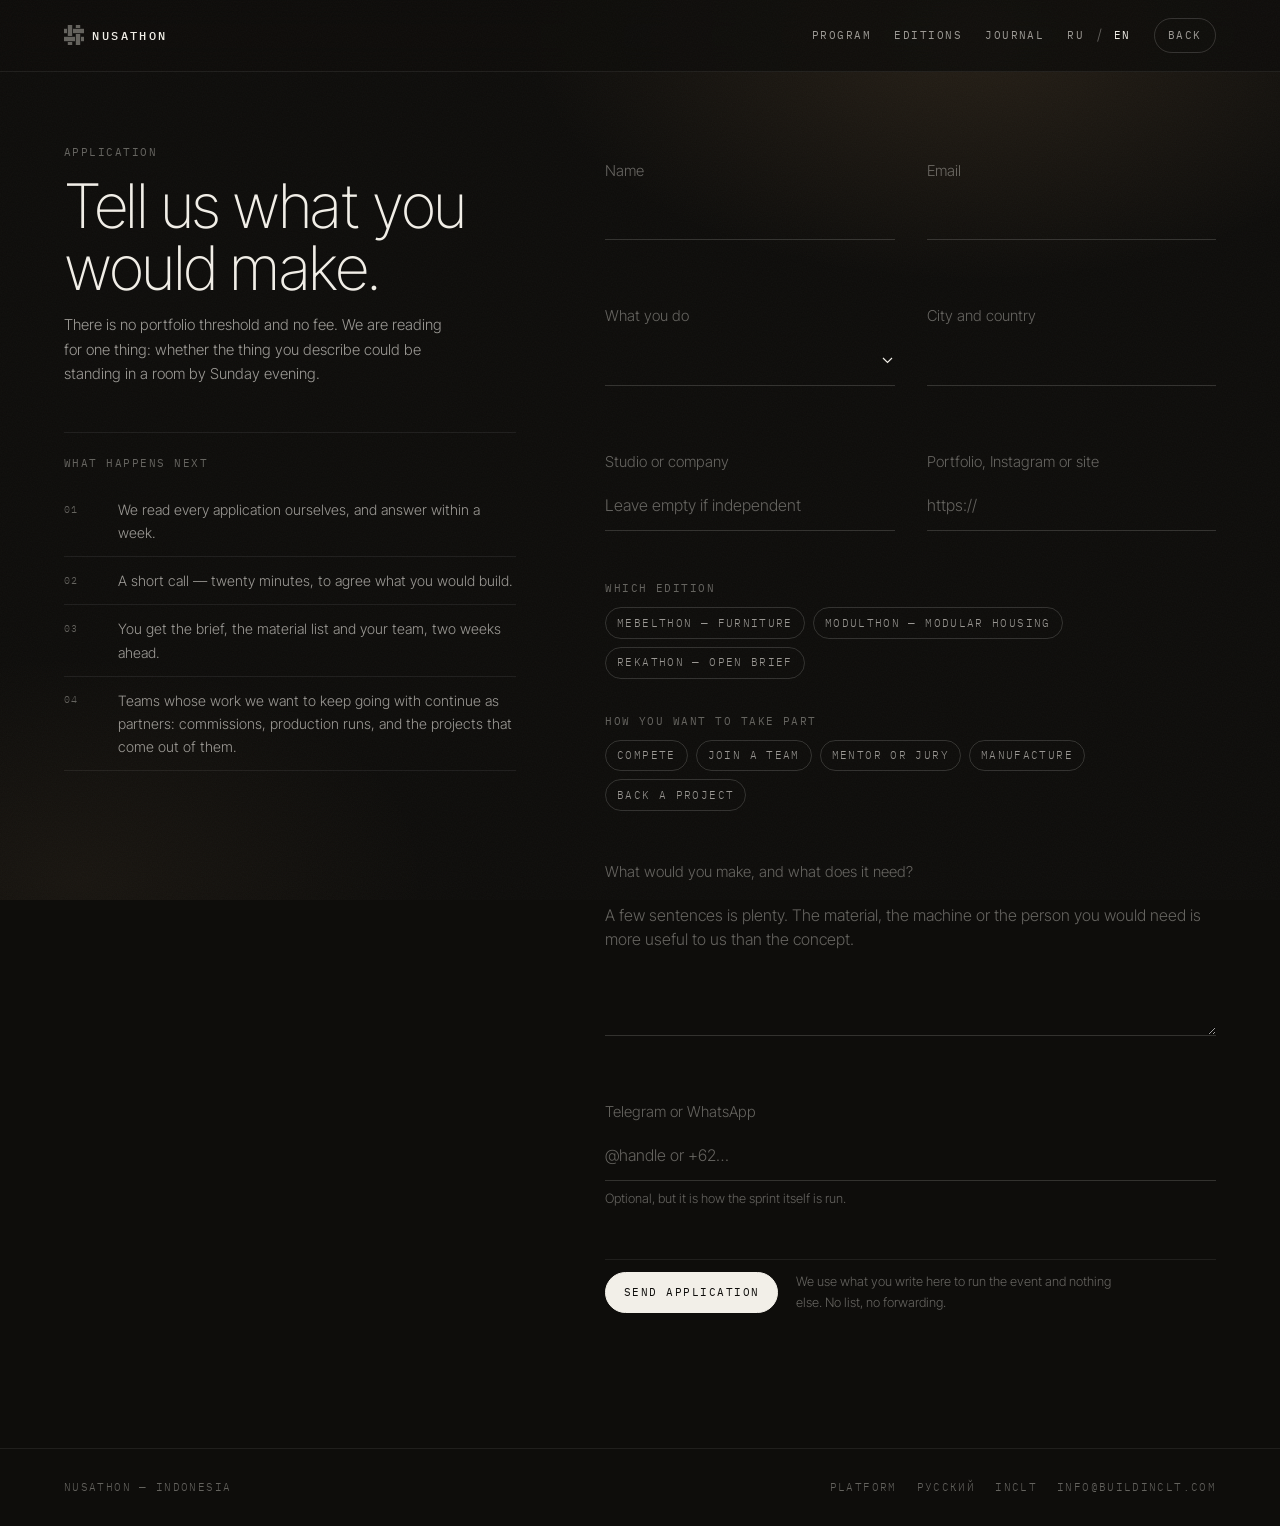
<file: en/apply.html>
<!doctype html>
<html lang="en">
<head>
<meta charset="utf-8">
<meta name="viewport" content="width=device-width, initial-scale=1">
<title>Apply — NUSATHON</title>
<meta name="description" content="Apply to take part in a NUSATHON build sprint — Mebelthon, Modulthon or Rekathon — as a designer, architect, maker, engineer, developer or backer.">
<link rel="canonical" href="https://nusathon.com/en/apply.html">
<meta name="robots" content="index, follow">
<link rel="alternate" hreflang="ru" href="https://nusathon.com/apply.html">
<link rel="alternate" hreflang="en" href="https://nusathon.com/en/apply.html">
<meta property="og:locale" content="en_US">
<meta property="og:type" content="website">
<meta property="og:title" content="Apply — NUSATHON">
<meta property="og:description" content="Tell us what you would make and what you need to make it.">
<meta property="og:url" content="https://nusathon.com/en/apply.html">
<link rel="icon" href="data:image/svg+xml,%3Csvg xmlns='http://www.w3.org/2000/svg' viewBox='0 0 100 100'%3E%3Crect width='100' height='100' fill='%230e0d0b'/%3E%3Cg fill='%23c69a65'%3E%3Crect x='0' y='19' width='15' height='22'/%3E%3Crect x='45' y='19' width='55' height='22'/%3E%3Crect x='0' y='59' width='55' height='22'/%3E%3Crect x='85' y='59' width='15' height='22'/%3E%3Crect x='19' y='0' width='22' height='55'/%3E%3Crect x='19' y='85' width='22' height='15'/%3E%3Crect x='59' y='0' width='22' height='15'/%3E%3Crect x='59' y='45' width='22' height='55'/%3E%3C/g%3E%3C/svg%3E">
<link rel="preconnect" href="https://fonts.googleapis.com">
<link rel="preconnect" href="https://fonts.gstatic.com" crossorigin>
<link rel="stylesheet" href="https://fonts.googleapis.com/css2?family=IBM+Plex+Mono:wght@400;500&family=Inter+Tight:wght@200;300;400&display=swap">
<link rel="stylesheet" href="../assets/style.css">
</head>
<body>

<header class="head wrap">
  <a class="mark" href="./"><span class="mark__glyph" aria-hidden="true"></span><b>NUSATHON</b></a>
  <nav class="nav">
    <a href="./#program">Program</a>
    <a href="./#editions">Editions</a>
    <a href="./#journal">Journal</a>
    <span class="langs"><a href="../apply.html">RU</a>&nbsp;/&nbsp;<a href="./apply.html" aria-current="page">EN</a></span>
    <a class="btn btn--ghost" href="./">Back</a>
  </nav>
</header>

<main class="apply wrap limit">

  <aside class="aside">
    <span class="eyebrow">Application</span>
    <h1>Tell us what you would make.</h1>
    <p>
      There is no portfolio threshold and no fee. We are reading for one thing:
      whether the thing you describe could be standing in a room by Sunday
      evening.
    </p>

    <div class="aside__after">
      <span class="label" style="display:block;margin-bottom:14px;">What happens next</span>
      <ol>
        <li>We read every application ourselves, and answer within a week.</li>
        <li>A short call — twenty minutes, to agree what you would build.</li>
        <li>You get the brief, the material list and your team, two weeks ahead.</li>
        <li>Teams whose work we want to keep going with continue as partners: commissions, production runs, and the projects that come out of them.</li>
      </ol>
    </div>
  </aside>

  <div>
    <form class="form" id="apply" novalidate>
      <div class="pair">
        <p class="field">
          <label for="name">Name</label>
          <input id="name" name="name" type="text" autocomplete="name" required>
        </p>
        <p class="field">
          <label for="email">Email</label>
          <input id="email" name="email" type="email" autocomplete="email" required>
        </p>
      </div>

      <div class="pair">
        <p class="field">
          <label for="role">What you do</label>
          <select id="role" name="role" required>
            <option value="" selected disabled></option>
            <option>Interior designer</option>
            <option>Exterior designer / landscape</option>
            <option>Architect</option>
            <option>Furniture designer / maker</option>
            <option>Engineer</option>
            <option>Property developer</option>
            <option>Manufacturer / factory</option>
            <option>Investor / backer</option>
            <option>Student</option>
            <option>Something else</option>
          </select>
        </p>
        <p class="field">
          <label for="city">City and country</label>
          <input id="city" name="city" type="text" autocomplete="address-level2" required>
        </p>
      </div>

      <div class="pair">
        <p class="field">
          <label for="studio">Studio or company</label>
          <input id="studio" name="studio" type="text" placeholder="Leave empty if independent">
        </p>
        <p class="field">
          <label for="link">Portfolio, Instagram or site</label>
          <input id="link" name="link" type="url" inputmode="url" placeholder="https://">
        </p>
      </div>

      <fieldset class="field" style="border:0;padding:0;margin:0;">
        <legend class="label" style="padding:0 0 10px;">Which edition</legend>
        <span class="checks">
          <label class="check"><input type="checkbox" name="edition" value="Mebelthon"><span>Mebelthon — furniture</span></label>
          <label class="check"><input type="checkbox" name="edition" value="Modulthon"><span>Modulthon — modular housing</span></label>
          <label class="check"><input type="checkbox" name="edition" value="Rekathon"><span>Rekathon — open brief</span></label>
        </span>
      </fieldset>

      <fieldset class="field" style="border:0;padding:0;margin:0;">
        <legend class="label" style="padding:0 0 10px;">How you want to take part</legend>
        <span class="checks">
          <label class="check"><input type="checkbox" name="mode" value="Compete"><span>Compete</span></label>
          <label class="check"><input type="checkbox" name="mode" value="Join a team"><span>Join a team</span></label>
          <label class="check"><input type="checkbox" name="mode" value="Mentor / jury"><span>Mentor or jury</span></label>
          <label class="check"><input type="checkbox" name="mode" value="Manufacture"><span>Manufacture</span></label>
          <label class="check"><input type="checkbox" name="mode" value="Back a project"><span>Back a project</span></label>
        </span>
      </fieldset>

      <p class="field">
        <label for="idea">What would you make, and what does it need?</label>
        <textarea id="idea" name="idea" rows="5" required
          placeholder="A few sentences is plenty. The material, the machine or the person you would need is more useful to us than the concept."></textarea>
      </p>

      <p class="field">
        <label for="telegram">Telegram or WhatsApp</label>
        <input id="telegram" name="telegram" type="text" placeholder="@handle or +62…">
        <span class="field__hint">Optional, but it is how the sprint itself is run.</span>
      </p>

      <div class="form__foot">
        <button class="btn btn--solid" type="submit">Send application</button>
        <p class="form__note">
          We use what you write here to run the event and nothing else. No list,
          no forwarding.
        </p>
      </div>
      <p class="form__status" id="status" role="status" aria-live="polite"></p>
    </form>

    <div class="done" id="done" hidden>
      <span class="eyebrow">Received</span>
      <h2>Thank you — we have it.</h2>
      <p>
        We read applications ourselves rather than filtering them, so the answer
        takes a few days and comes from a person. If you would rather talk
        first, write to <a href="mailto:info@buildinclt.com">info@buildinclt.com</a>.
      </p>
      <p><a class="btn btn--ghost" href="./">Back to the platform</a></p>
    </div>
  </div>

</main>

<footer class="foot wrap limit">
  <span>NUSATHON — Indonesia</span>
  <nav>
    <a href="./">Platform</a>
    <a href="../apply.html">Русский</a>
    <a href="https://buildinclt.com" rel="noopener">INCLT</a>
    <a href="mailto:info@buildinclt.com">info@buildinclt.com</a>
  </nav>
</footer>

<script src="../assets/app.js" defer></script>
</body>
</html>
</file>
<file: assets/style.css>
/* =============================================================================
   NUSATHON — портал оператора CLT-панелей.

   Тёмная схема не ради моды: страница держится на фотографии материала и
   построек, а снимок на чёрном поле читается как в галерее — глазу не с чем
   его сравнивать, кроме него самого. Отсюда же скупость всего остального:
   одна древесная краска, волосяные линейки, никаких заливок и теней.

   Токены семантические: --ground это то, на чём лежит страница, --fg то, чем
   по нему написано. Инвертировать тему целиком — правка восьми значений
   здесь, а не поиск цветов по файлу.

   Сборки нет. Один файл обслуживает и русский портал, и английские страницы
   в /en/, поэтому компоненты именованы по роли, а не по странице.
   ========================================================================== */

:root {
  --ground:   #0e0d0b;   /* тёплый чёрный, не синий: рядом с деревом */
  --ground-2: #17150f;   /* подложка карточек и полос */
  --ground-3: #201d16;   /* наведение */
  --fg:       #f2efe8;
  --wood:     #c69a65;   /* та же краска, что у INCLT */
  --wood-2:   #8e613d;
  --leaf:     #9fb27f;

  --muted:    rgba(242, 239, 232, 0.62);
  --muted-2:  rgba(242, 239, 232, 0.38);
  --line:     rgba(242, 239, 232, 0.16);
  --line-2:   rgba(242, 239, 232, 0.08);

  --mono: "IBM Plex Mono", ui-monospace, SFMono-Regular, monospace;
  --sans: "Inter Tight", -apple-system, BlinkMacSystemFont, system-ui, sans-serif;

  --gut: clamp(20px, 5vw, 88px);
  --ease: cubic-bezier(0.22, 1, 0.36, 1);
}

*, *::before, *::after { box-sizing: border-box; }
[hidden] { display: none !important; }

html { scroll-behavior: smooth; }
@media (prefers-reduced-motion: reduce) { html { scroll-behavior: auto; } }

body {
  margin: 0;
  background:
    radial-gradient(56vw 44vh at 76% 4%, rgba(198, 154, 101, 0.13), transparent 62%),
    radial-gradient(46vw 42vh at 6% 98%, rgba(198, 154, 101, 0.06), transparent 60%),
    var(--ground);
  background-attachment: fixed;
  color: var(--fg);
  font-family: var(--sans);
  font-weight: 300;
  font-size: clamp(15px, 1.05vw, 17px);
  line-height: 1.62;
  -webkit-font-smoothing: antialiased;
  text-rendering: optimizeLegibility;
}

/* Зерно. На чёрном оно не текстура, а то, что мешает полю выглядеть
   напечатанным — ровно настолько, чтобы это не читалось как приём. */
body::after {
  content: "";
  position: fixed;
  inset: 0;
  z-index: 100;
  pointer-events: none;
  opacity: 0.035;
  background-image: url("data:image/svg+xml,%3Csvg xmlns='http://www.w3.org/2000/svg' width='160' height='160'%3E%3Cfilter id='n'%3E%3CfeTurbulence type='fractalNoise' baseFrequency='.8 .8' numOctaves='2' seed='11'/%3E%3C/filter%3E%3Crect width='100%25' height='100%25' filter='url(%23n)'/%3E%3C/svg%3E");
}

img { max-width: 100%; display: block; }
a { color: inherit; }
button, input, textarea, select { font: inherit; color: inherit; }
::selection { background: var(--wood); color: var(--ground); }
:focus-visible { outline: 2px solid var(--wood); outline-offset: 4px; }

/* ── общие атомы ────────────────────────────────────────────────────────── */

.mono, .eyebrow, .btn, .nav a, .kicker, .meta, .label, .rule__n, .langs a {
  font-family: var(--mono);
  font-size: 10.5px;
  font-weight: 400;
  letter-spacing: 0.14em;
  text-transform: uppercase;
}

.eyebrow { color: var(--muted-2); display: block; margin: 0 0 1.4em; }

.wrap { padding-inline: var(--gut); }
.limit { max-width: 1320px; margin-inline: auto; }

.btn {
  display: inline-flex;
  align-items: center;
  gap: 0.7em;
  padding: 1.05em 1.7em;
  border: 1px solid var(--fg);
  border-radius: 999px;
  background: none;
  color: var(--fg);
  text-decoration: none;
  cursor: pointer;
  transition: background 0.4s var(--ease), color 0.4s var(--ease),
              border-color 0.4s var(--ease), transform 0.4s var(--ease);
}
.btn:hover { transform: translateY(-2px); }
.btn--solid { background: var(--fg); color: var(--ground); }
.btn--solid:hover { background: var(--wood); border-color: var(--wood); color: var(--ground); }
.btn--ghost { border-color: var(--line); color: var(--muted); }
.btn--ghost:hover { border-color: var(--fg); color: var(--fg); }

/* ── шапка ──────────────────────────────────────────────────────────────── */

.head {
  position: sticky;
  top: 0;
  z-index: 50;
  display: flex;
  align-items: center;
  justify-content: space-between;
  gap: 24px;
  padding-block: 18px;
  background: color-mix(in srgb, var(--ground) 86%, transparent);
  backdrop-filter: blur(14px);
  border-bottom: 1px solid var(--line-2);
}

.mark {
  display: inline-flex;
  align-items: center;
  gap: 0.7em;
  text-decoration: none;
  font-family: var(--mono);
  font-size: 12px;
  letter-spacing: 0.2em;
  text-transform: uppercase;
}
/* Знак берёт цвет из текста через маску: сам файл раскрашивать не нужно, и
   один и тот же logo.svg работает на любом фоне. */
.mark__glyph {
  width: 20px;
  height: 20px;
  flex: none;
  background: currentColor;
  -webkit-mask: url("./logo.svg") center / contain no-repeat;
          mask: url("./logo.svg") center / contain no-repeat;
}
.mark b { font-weight: 500; }
.mark span { color: var(--muted-2); letter-spacing: 0.14em; }

.nav { display: flex; align-items: center; gap: clamp(12px, 1.8vw, 28px); }
.nav a { color: var(--muted); text-decoration: none; transition: color 0.3s var(--ease); }
.nav a:hover { color: var(--fg); }
.nav a.btn { padding: 0.75em 1.25em; }
.nav a.btn--solid { color: var(--ground); }
.nav a.btn--solid:hover { color: var(--ground); }
.nav a.btn--ghost:hover { color: var(--fg); }
@media (max-width: 860px) { .nav > a:not(.btn) { display: none; } }

.langs { display: inline-flex; align-items: center; gap: 0.55em; color: var(--muted-2); }
.langs a { text-decoration: none; }
.langs a[aria-current] { color: var(--fg); }

/* ── герой ──────────────────────────────────────────────────────────────── */

.hero { padding-block: clamp(56px, 11vh, 130px) clamp(44px, 8vh, 100px); }

/* Имя семейства — самое крупное на странице: меняется только приставка,
   -THON стоит. Слоган идёт под ним и потому набран мельче. */
.hero__mark {
  margin: 0 0 clamp(18px, 2.4vw, 34px);
  font-weight: 200;
  font-size: clamp(44px, 9vw, 148px);
  line-height: 0.9;
  letter-spacing: -0.05em;
}

.hero__title {
  margin: 0;
  font-weight: 200;
  font-size: clamp(26px, 3.8vw, 56px);
  line-height: 0.98;
  letter-spacing: -0.04em;
  max-width: 17ch;
}
.hero__title em { font-style: normal; color: var(--wood); }

/* ── смена имени в знаке ─────────────────────────────────────────────────── */

/* -THON стоит неподвижно, меняется только приставка. Три вещи, ради которых
   это написано подробнее, чем «сменить текст»:

   1. Буквы уходят и приходят по одной, с задержкой по индексу. Одновременная
      смена читается как подмена картинки; волна читается как набор — что и
      происходит, слой за слоем, как в самой панели.
   2. Ширина приставки анимируется отдельно. Слова разной длины (API — три
      буквы, HACKA — пять), и без этого -THON дёргался бы влево-вправо на
      каждой смене, а он обязан стоять как вкопанный.
   3. Приходящая буква вспыхивает светлее и садится в древесный. Это занимает
      треть секунды и делает смену событием, а не морганием. */

.hero__cycle {
  display: inline-flex;
  position: relative;
  color: var(--wood);
  perspective: 620px;                    /* без него поворот букв плоский */
  transition: width 0.52s var(--ease);
  will-change: width;
  /* Без этого заданная ширина не работает вовсе: у флекс-элемента min-width
     равен auto, то есть содержимому, и коробка всегда шире назначенного —
     ширине нечего анимировать, а -THON дёргается на каждой смене. */
  min-width: 0;
  /* Пока коробка едет к новой ширине, буквы длиннее её и лезли бы под -THON.
     clip вместо hidden — с запасом по вертикали, чтобы поворот и подъём букв
     остались видны, а горизонтальный вылет обрезался. */
  overflow: clip;
  overflow-clip-margin: 0.55em;
  /* Запас на случай, где overflow-clip-margin не поддержан (Safari до 16):
     там clip режет по границе поля, и подъём букв срезало бы. Внутренний
     отступ поднимает границу, отрицательное поле возвращает раскладку на
     место — вертикального сдвига не остаётся. */
  padding-block: 0.55em;
  margin-block: -0.55em;
}
.hero__cycle > span { display: inline-block; transform-origin: 50% 100%; }

/* Невидимый двойник: по нему меряется ширина следующего слова до того, как
   оно появится на экране. Иначе ширину не к чему анимировать. */
.hero__ghost {
  position: fixed; left: -9999px; top: 0;
  visibility: hidden; pointer-events: none; white-space: pre;
}

.cyc-out { animation: cyc-out 0.30s cubic-bezier(0.4, 0, 1, 1) forwards;
           animation-delay: calc(var(--i) * 26ms); }
.cyc-in  { animation: cyc-in 0.48s var(--ease) backwards;
           animation-delay: calc(var(--i) * 32ms); }

@keyframes cyc-out {
  to { opacity: 0; transform: translateY(-0.34em) rotateX(72deg); }
}
@keyframes cyc-in {
  0%   { opacity: 0; transform: translateY(0.36em) rotateX(-74deg); }
  55%  { opacity: 1; color: #f4e0c0; text-shadow: 0 0 26px rgba(240, 214, 170, 0.55); }
  100% { opacity: 1; transform: none; color: var(--wood); text-shadow: none; }
}

/* Тем, кто просил меньше движения, семейство всё равно нужно показать —
   поэтому слова продолжают меняться, но просто проступают. */
@media (prefers-reduced-motion: reduce) {
  .hero__cycle { transition: none; }
  .cyc-out { animation: cyc-fade-out 0.2s linear forwards; animation-delay: 0s; }
  .cyc-in  { animation: cyc-fade-in 0.2s linear backwards; animation-delay: 0s; }
  @keyframes cyc-fade-out { to { opacity: 0; } }
  @keyframes cyc-fade-in { from { opacity: 0; } }
}

.hero__lede {
  max-width: 52ch;
  margin: clamp(26px, 3.6vw, 42px) 0 0;
  font-size: clamp(16px, 1.4vw, 21px);
  line-height: 1.5;
  color: var(--muted);
}
.hero__acts { display: flex; flex-wrap: wrap; gap: 12px; margin-top: clamp(26px, 3.2vw, 40px); }

/* ── полоса фактов и анонса ─────────────────────────────────────────────── */

.strip {
  display: grid;
  grid-template-columns: repeat(auto-fit, minmax(170px, 1fr));
  gap: 1px;
  background: var(--line-2);
  border-block: 1px solid var(--line-2);
}
.strip > div { background: var(--ground); padding: 22px clamp(16px, 2vw, 28px); }
.strip dt { margin: 0 0 8px; font-family: var(--mono); font-size: 10px;
            letter-spacing: 0.14em; text-transform: uppercase; color: var(--muted-2); }
.strip dd { margin: 0; font-size: clamp(15px, 1.2vw, 18px); }
.strip .live { color: var(--leaf); }

/* ── секции ─────────────────────────────────────────────────────────────── */

.sec { padding-block: clamp(60px, 10vh, 140px); }
.sec--tight { padding-block: clamp(44px, 7vh, 90px); }
.sec__head { display: grid; gap: 10px; margin-bottom: clamp(32px, 4.6vw, 60px); }
.sec__title {
  margin: 0;
  font-weight: 200;
  font-size: clamp(28px, 4.2vw, 58px);
  line-height: 1.04;
  letter-spacing: -0.03em;
  max-width: 22ch;
}
.sec__title em { font-style: normal; color: var(--wood); }
.sec__note { margin: 0; max-width: 56ch; color: var(--muted); }

/* ── числа ──────────────────────────────────────────────────────────────── */

.figs {
  display: grid;
  grid-template-columns: repeat(auto-fit, minmax(min(100%, 240px), 1fr));
  gap: 1px;
  background: var(--line-2);
  border: 1px solid var(--line-2);
}
.fig { background: var(--ground); padding: clamp(24px, 3vw, 38px); }
.fig__n {
  margin: 0;
  font-weight: 200;
  /* Диапазон вроде «0,7–0,9 т CO₂e» — самое длинное, что сюда попадает;
     размер подобран так, чтобы он не переносился в узкой колонке. */
  font-size: clamp(28px, 3vw, 42px);
  line-height: 1.05;
  letter-spacing: -0.035em;
  color: var(--wood);
}
.fig__n small { font-size: 0.42em; letter-spacing: 0.02em; color: var(--muted);
                margin-left: 0.4em; white-space: nowrap; }
.fig__t { margin: 14px 0 0; color: var(--muted); font-size: 0.95em; }

/* Оговорка под числами. Она обязана быть заметной: цифры без неё врут. */
.caveat {
  margin: 22px 0 0;
  padding-left: 16px;
  border-left: 2px solid var(--wood-2);
  color: var(--muted);
  font-size: 0.95em;
  max-width: 72ch;
}
.caveat b { font-weight: 400; color: var(--fg); }

/* ── нумерованные пункты ────────────────────────────────────────────────── */

.rules { display: grid; gap: 1px; background: var(--line-2); border-top: 1px solid var(--line-2); }
.rule {
  display: grid;
  grid-template-columns: 4.5rem minmax(0, 15rem) minmax(0, 1fr);
  gap: clamp(14px, 3vw, 46px);
  align-items: start;
  background: var(--ground);
  padding-block: clamp(22px, 3.2vw, 38px);
  transition: background 0.5s var(--ease);
}
.rule:hover { background: var(--ground-2); }
.rule__n { color: var(--muted-2); padding-top: 0.42em; }
.rule__name { margin: 0; font-weight: 400; font-size: clamp(18px, 1.8vw, 26px);
              letter-spacing: -0.015em; line-height: 1.2; }
.rule__body { margin: 0; color: var(--muted); max-width: 58ch; }
@media (max-width: 760px) {
  .rule { grid-template-columns: 3rem minmax(0, 1fr); }
  .rule__body { grid-column: 2; }
}

/* ── разворот: кадр и утверждение ────────────────────────────────────────── */

/* Портретный снимок слева, заявление справа, кнопка прижата к низу — так низ
   текстовой колонки садится на нижний край фотографии, и разворот читается
   как один объект, а не два соседних. */
.split {
  display: grid;
  grid-template-columns: minmax(0, 0.85fr) minmax(0, 1.15fr);
  gap: clamp(26px, 5vw, 90px);
  padding-block: clamp(56px, 9vh, 120px);
  border-top: 1px solid var(--line-2);
}
@media (max-width: 860px) { .split { grid-template-columns: minmax(0, 1fr); } }

.split__shot {
  position: relative;
  aspect-ratio: 3 / 4;
  background: var(--ground-2);
  border: 1px solid var(--line-2);
  overflow: hidden;
}
.split__shot img { width: 100%; height: 100%; object-fit: cover; }

.split__body {
  display: flex;
  flex-direction: column;
  justify-content: space-between;
  gap: clamp(26px, 4vw, 48px);
}
.split__title {
  margin: 0;
  font-weight: 200;
  font-size: clamp(32px, 4.8vw, 68px);
  line-height: 1.02;
  letter-spacing: -0.035em;
  max-width: 16ch;
}
/* Вторая строка — самостоятельная: в этой вёрстке заголовок держится на
   том, что акцент начинается с новой строки целиком, а не подхватывает
   хвост предыдущей. */
.split__title em { font-style: normal; color: var(--wood); display: block; }
.split__lede { margin: clamp(20px, 2.6vw, 30px) 0 0; max-width: 52ch; color: var(--muted);
               font-size: clamp(16px, 1.25vw, 19px); line-height: 1.5; }
.split__act { display: flex; flex-wrap: wrap; gap: 12px; }
.btn__arrow { transition: transform 0.4s var(--ease); }
.btn:hover .btn__arrow { transform: translateX(4px); }

/* ── галерея ────────────────────────────────────────────────────────────── */

.shots {
  display: grid;
  grid-template-columns: repeat(4, minmax(0, 1fr));
  gap: clamp(10px, 1.2vw, 18px);
}
@media (max-width: 1000px) { .shots { grid-template-columns: repeat(3, minmax(0, 1fr)); } }
@media (max-width: 700px)  { .shots { grid-template-columns: repeat(2, minmax(0, 1fr)); } }
.shot {
  position: relative;
  aspect-ratio: 4 / 5;
  overflow: hidden;
  background: var(--ground-2);
  border: 1px solid var(--line-2);
}
.shot img { width: 100%; height: 100%; object-fit: cover;
            transition: transform 1.1s var(--ease), opacity 0.6s var(--ease); }
.shot:hover img { transform: scale(1.035); }

/* Пока снимка нет, рамка честно говорит, чего в ней не хватает, — это лучше
   серого прямоугольника и несравнимо лучше чужой стоковой фотографии. */
.shot__slot {
  position: absolute;
  inset: 0;
  display: grid;
  align-content: end;
  gap: 6px;
  padding: clamp(16px, 2vw, 26px);
  font-family: var(--mono);
  font-size: 10px;
  letter-spacing: 0.14em;
  text-transform: uppercase;
  color: var(--muted-2);
}
.shot__slot::before {
  content: "";
  position: absolute;
  inset: 12px;
  border: 1px dashed var(--line-2);
}
.shot__cap { position: relative; }

/* ── обратный отсчёт ────────────────────────────────────────────────────── */

.clock { display: flex; flex-wrap: wrap; gap: clamp(20px, 3.4vw, 52px);
         margin: clamp(24px, 3.4vw, 40px) 0 0; }
.clock__cell { display: grid; gap: 4px; }
.clock__cell b { font-weight: 200; font-size: clamp(36px, 5.4vw, 76px); line-height: 1;
                 letter-spacing: -0.045em; color: var(--wood); font-variant-numeric: tabular-nums; }
.clock__cell small { font-family: var(--mono); font-size: 9.5px; letter-spacing: 0.14em;
                     text-transform: uppercase; color: var(--muted-2); }
/* Запасная строка: она видна, пока скрипт не отработал, и остаётся
   единственным содержимым, если он не отработает вовсе. */
/* ── соты за цифрами (Printhon) ─────────────────────────────────────────── */

.clock__fallback, .clock__now { font-family: var(--mono); font-size: 12px;
                                letter-spacing: 0.14em; text-transform: uppercase; color: var(--wood); }

/* ── один экран ──────────────────────────────────────────────────────────── */

/* Страница обязана уместиться целиком, поэтому кегли меряются не только по
   ширине, но и по высоте: min(vw, vh) внутри clamp. Низкое окно — опасный
   случай, которого одни vw не видят, и именно на нём вёрстка без этого
   уезжает за нижний край. svh, а не vh: на телефоне адресная строка иначе
   съедает полосу и создаёт прокрутку там, где её быть не должно. */
.screen { overflow-x: hidden; }
.stage {
  min-height: 100svh;
  display: grid;
  grid-template-rows: auto 1fr auto;
}
/* Элемент грида по умолчанию не сжимается уже своего содержимого, поэтому
   одна неразрывная строка моноширинным шрифтом расталкивает всю страницу. */
.stage > * { min-width: 0; }
.stage .head { position: static; backdrop-filter: none; background: none;
               padding-block: clamp(10px, 1.8vh, 20px); }
.stage .foot { padding-block: clamp(10px, 1.6vh, 22px); }

.one {
  min-height: 0;                       /* иначе строка грида не даёт содержимому сжаться */
  display: flex;
  flex-direction: column;
  justify-content: center;
  gap: clamp(12px, 2.4vh, 40px);
  padding-block: clamp(4px, 1vh, 18px);
}

.lede { display: grid; gap: clamp(6px, 1.2vh, 14px); }
.lede .eyebrow { margin: 0; font-size: clamp(8.5px, 0.72vw, 10.5px); }
.lede .hero__mark {
  margin: 0;
  font-size: clamp(30px, min(7.4vw, 10.2vh), 116px);
  line-height: 0.88;
  letter-spacing: -0.05em;
  font-weight: 200;
}
.lede__slogan {
  margin: 0;
  font-weight: 200;
  font-size: clamp(16px, min(2.4vw, 3.4vh), 38px);
  line-height: 1.06;
  letter-spacing: -0.03em;
  color: var(--muted);
}
.lede__slogan em { font-style: normal; color: var(--fg); }

/* ── сборка модуля в карточке ────────────────────────────────────────────── */

/* Карточка Modulthon рассказывает про модуль, из которого получается здание,
   — и рисунок говорит ровно это: грани приходят по одной, складываются в
   объём, на него встаёт второй, оба уходят, всё повторяется. Шесть граней,
   один набор ключевых кадров, разница только в задержке.

   Лежит за текстом и приглушён: это фон, а не иллюстрация, и спорить с
   заголовком он не должен. */

.mod-anim {
  /* Справа от текста и выше кнопки: описание занимает левую половину,
     кнопка — весь низ, свободен правый верх. */
  right: clamp(10px, 1.6vw, 26px);
  top: 30%;
  width: clamp(96px, 11vw, 152px);
}
/* Содержимое карточки поднимается над рисунком. Исключение — по общему
   классу, а не по имени конкретной картинки: следующая иначе снова окажется
   в потоке и растянет карточку. */
.card2 > *:not(.card-art) { position: relative; z-index: 1; }

/* Общее для любой графики в карточке: она лежит за текстом и не участвует в
   раскладке. Отдельные правила задают только размер и место. */
.card-art {
  position: absolute;
  height: auto;
  pointer-events: none;
  z-index: 0;
}

.mod__p {
  fill: rgba(198, 154, 101, 0.10);
  stroke: var(--wood);
  stroke-width: 1.4;
  stroke-linejoin: round;
  opacity: 0;                        /* без курсора рисунка нет вовсе */
  transform-box: fill-box;
  transform-origin: 50% 100%;
}
/* Движение начинается под курсором и только там: постоянная анимация на
   странице, где карточек несколько, тянет внимание к себе вместо кнопки. */
.card2:hover .mod__p {
  animation: mod-piece 7.6s var(--ease) infinite;
  animation-delay: calc(var(--n) * 0.42s);
}
/* Верхняя грань — перекрытие: светлее, чтобы объём читался. */
.mod__p--top { fill: rgba(198, 154, 101, 0.2); stroke-width: 1.6; }

@keyframes mod-piece {
  0%   { opacity: 0; transform: translateY(16px) scale(0.96); }
  9%   { opacity: 0.6; transform: none; }
  58%  { opacity: 0.6; transform: none; }
  70%  { opacity: 0; transform: translateY(-12px); }
  100% { opacity: 0; transform: translateY(16px) scale(0.96); }
}

/* Просьбу о меньшем движении уважаем, но картинку не отбираем: модуль просто
   стоит собранным. */
/* Просьбу о меньшем движении уважаем: под курсором объект просто проступает
   целиком, без сборки. */
@media (prefers-reduced-motion: reduce) {
  .card2:hover .mod__p,
  .card2:hover .mdl__v,
  .card2:hover .mdl__e,
  .card2:hover .mdl__f { animation: none; opacity: 0.75; transform: none; stroke-dashoffset: 0; }
}

/* На узкой карточке описание занимает всю ширину, поэтому рисунок
   привязывается к низу — к строке отсчёта, где место есть всегда, сколько бы
   строк ни занял текст выше. */
@media (max-width: 900px) {
  .mod-anim {
    top: auto;
    bottom: clamp(76px, 13vh, 116px);
    width: clamp(80px, 24vw, 112px);
  }
}

/* ── каркасная модель в карточке Printhon ────────────────────────────────── */

/* Printhon — про проектирование моделей для принтера, а не про сам процесс
   печати. Поэтому рисуется модель: вершины ставятся, рёбра прочерчиваются
   между ними, и в готовый каркас проступают грани. Ровно то, что делает
   участник, и ровно то, чего не показывала предыдущая версия. */

.mdl-anim {
  right: clamp(10px, 1.6vw, 26px);
  top: 28%;
  width: clamp(92px, 10.5vw, 146px);
}

.mdl__e { stroke: var(--wood); stroke-width: 1.2; stroke-linecap: round;
          stroke-dasharray: 1; stroke-dashoffset: 1; opacity: 0; }
/* Рёбра на дальней стороне тоньше и глуше — иначе каркас плоский. */
.mdl__e--back { stroke-width: 0.8; }
.mdl__v { fill: var(--fg); opacity: 0; }
.mdl__v--back { fill: var(--wood); r: 1.8; }
.mdl__f { fill: rgba(198, 154, 101, 0.14); stroke: none; opacity: 0; }

/* Порядок сборки: сначала вершины, потом рёбра, в конце грани. */
.card2:hover .mdl__v {
  animation: mdl-vertex 7s var(--ease) infinite;
  animation-delay: calc(var(--n) * 0.055s);
}
.card2:hover .mdl__e {
  animation: mdl-edge 7s var(--ease) infinite;
  animation-delay: calc(0.7s + var(--n) * 0.045s);
}
.card2:hover .mdl__f {
  animation: mdl-face 7s var(--ease) infinite;
  animation-delay: calc(2.2s + var(--n) * 0.07s);
}

@keyframes mdl-vertex {
  0%   { opacity: 0; }
  4%   { opacity: 1; }
  72%  { opacity: 1; }
  84%  { opacity: 0; }
  100% { opacity: 0; }
}
@keyframes mdl-edge {
  0%   { opacity: 0; stroke-dashoffset: 1; }
  3%   { opacity: 0.9; }
  14%  { opacity: 0.9; stroke-dashoffset: 0; }
  66%  { opacity: 0.9; stroke-dashoffset: 0; }
  78%  { opacity: 0; stroke-dashoffset: 0; }
  100% { opacity: 0; stroke-dashoffset: 1; }
}
@keyframes mdl-face {
  0%   { opacity: 0; }
  8%   { opacity: 1; }
  56%  { opacity: 1; }
  70%  { opacity: 0; }
  100% { opacity: 0; }
}

@media (max-width: 900px) {
  .mdl-anim { top: auto; bottom: clamp(76px, 13vh, 116px); width: clamp(78px, 22vw, 104px); }
}

/* Страница события на одном экране: заголовок, отсчёт и подводка мерятся и по
   высоте окна тоже. Без этого на 900px подвал уходит за нижний край — ровно
   тот случай, которого одни vw не видят. */
.stage .hero__title { font-size: clamp(19px, min(2.7vw, 3.9vh), 44px); }
.stage .clock { margin-top: clamp(12px, 2.2vh, 34px); }
.stage .clock__cell b { font-size: clamp(26px, min(4.2vw, 6.4vh), 74px); }
.stage .hero__lede { font-size: clamp(13px, min(1.2vw, 1.8vh), 19px);
                     margin-top: clamp(10px, 2vh, 30px); }
.stage .hero__acts { margin-top: clamp(12px, 2vh, 34px); }

/* ── доска: два приглашения и открытые направления ───────────────────────── */

/* Список строк информировал, но не звал: живой тон выглядел ровно как мёртвый,
   действия не было ни одного, а пустые строки численно забивали активные.
   Здесь иерархия по состоянию — то, куда можно попасть прямо сейчас, занимает
   почти весь экран и заканчивается кнопкой; всё остальное сжато в одну строку
   внизу. */

.board {
  display: grid;
  gap: clamp(12px, 1.8vh, 22px);
  min-height: 0;
}

.cards {
  display: grid;
  grid-template-columns: repeat(auto-fit, minmax(min(100%, 320px), 1fr));
  gap: clamp(12px, 1.4vw, 22px);
  min-height: 0;
}

.card2 {
  position: relative;
  overflow: hidden;
  display: flex;
  flex-direction: column;
  gap: clamp(8px, 1.3vh, 16px);
  padding: clamp(16px, 2.4vh, 30px) clamp(16px, 1.9vw, 30px);
  border-radius: 20px;
  /* Свет по верхней грани — выпуклость; тень снизу на чёрном читалась бы
     грязью. Второй слой — тёплое зарево из угла, чтобы карточка не была
     плоской заливкой. */
  background:
    radial-gradient(120% 90% at 88% -10%, rgba(198,154,101,0.16), transparent 58%),
    linear-gradient(180deg, rgba(242,239,232,0.055), rgba(242,239,232,0.012));
  box-shadow: inset 0 1px 0 rgba(242,239,232,0.12);
  transition: box-shadow 0.45s var(--ease), transform 0.45s var(--ease);
}
.card2:hover {
  transform: translateY(-2px);
  box-shadow: inset 0 1px 0 rgba(242,239,232,0.22), 0 0 40px rgba(198,154,101,0.12);
}

/* Знак семейства водяным знаком: даёт карточке глубину и не спорит с текстом. */
.card2:has(.card-art)::after { content: none; }
/* Текст не должен дорастать до колонки с рисунком ни при какой длине и ни на
   какой ширине — иначе однажды его туда занесёт переводом или правкой. */
.card2:has(.card-art) .card2__what {
  max-width: min(34ch, calc(100% - clamp(90px, 13vw, 175px)));
}
.card2::after {
  content: "";
  position: absolute;
  right: -6%;
  bottom: -14%;
  width: clamp(120px, 15vw, 210px);
  aspect-ratio: 1;
  background: currentColor;
  opacity: 0.04;
  pointer-events: none;
  -webkit-mask: url("./logo.svg") center / contain no-repeat;
          mask: url("./logo.svg") center / contain no-repeat;
}

.pill {
  align-self: start;
  display: inline-flex;
  align-items: center;
  gap: 0.6em;
  padding: 0.45em 0.9em;
  border: 1px solid rgba(159,178,127,0.45);
  border-radius: 999px;
  font-family: var(--mono);
  font-size: clamp(8px, 0.66vw, 9.5px);
  letter-spacing: 0.16em;
  text-transform: uppercase;
  color: var(--leaf);
}
.pill__dot {
  width: 6px; height: 6px; border-radius: 50%;
  background: var(--leaf);
  box-shadow: 0 0 0 0 rgba(159,178,127,0.6);
  animation: pulse 2.4s var(--ease) infinite;
}
@keyframes pulse {
  70%  { box-shadow: 0 0 0 7px rgba(159,178,127,0); }
  100% { box-shadow: 0 0 0 0 rgba(159,178,127,0); }
}

.card2__name {
  margin: 0;
  font-weight: 200;
  font-size: clamp(28px, min(4.2vw, 6vh), 66px);
  line-height: 0.95;
  letter-spacing: -0.04em;
}
.card2__name em { font-style: normal; color: var(--wood); }
.card2__what {
  margin: 0;
  color: var(--muted);
  max-width: 34ch;
  font-size: clamp(13px, min(1.05vw, 1.8vh), 17px);
  line-height: 1.4;
}

/* Отсчёт — то, что превращает «когда-нибудь» в «через двадцать девять дней». */
.card2__clock { display: flex; gap: clamp(14px, 1.8vw, 30px); margin-top: auto; }
.card2__cell b {
  display: block; font-weight: 200;
  font-size: clamp(24px, min(3vw, 4.6vh), 52px);
  line-height: 1; letter-spacing: -0.04em; color: var(--fg);
  font-variant-numeric: tabular-nums;
}
.card2__cell small {
  font-family: var(--mono); font-size: clamp(7.5px, 0.6vw, 9px);
  letter-spacing: 0.15em; text-transform: uppercase; color: var(--muted-2);
}
.card2__meta {
  display: flex; flex-wrap: wrap; gap: 0.5em 1.2em;
  font-family: var(--mono); font-size: clamp(8px, 0.66vw, 9.5px);
  letter-spacing: 0.13em; text-transform: uppercase; color: var(--muted-2);
}
.card2__meta a { color: var(--muted); text-decoration: none; border-bottom: 1px solid var(--line-2); }
.card2__meta a:hover { color: var(--wood); border-bottom-color: var(--wood); }

/* Кнопка во всю ширину карточки: на неё нельзя не наткнуться, и она одна. */
.card2 .btn {
  justify-content: center;
  width: 100%;
  padding: clamp(0.8em, 1.5vh, 1.1em) 1.5em;
}

/* ── открытые направления ────────────────────────────────────────────────── */

.open {
  display: flex;
  flex-wrap: wrap;
  align-items: center;
  gap: clamp(8px, 1vw, 14px);
  padding: clamp(10px, 1.5vh, 18px) clamp(14px, 1.6vw, 22px);
  border-radius: 16px;
  border: 1px dashed rgba(242,239,232,0.14);
}
.open__label {
  font-family: var(--mono); font-size: clamp(8px, 0.66vw, 9.5px);
  letter-spacing: 0.16em; text-transform: uppercase; color: var(--muted-2);
  margin-right: 0.4em;
}
.chip {
  display: inline-flex; align-items: center; gap: 0.5em;
  padding: 0.5em 0.95em;
  border: 1px solid var(--line-2); border-radius: 999px;
  color: var(--muted); text-decoration: none;
  font-family: var(--mono); font-size: clamp(8.5px, 0.7vw, 10px);
  letter-spacing: 0.12em; text-transform: uppercase;
  transition: border-color 0.3s var(--ease), color 0.3s var(--ease), background 0.3s var(--ease);
}
.chip:hover { border-color: var(--wood); color: var(--fg); background: rgba(198,154,101,0.08); }
.chip--soon { border-style: solid; color: var(--wood); border-color: rgba(198,154,101,0.4); }
.open__cta { margin-left: auto; }
@media (max-width: 720px) { .open__cta { margin-left: 0; width: 100%; justify-content: center; } }

/* ── библиотека ─────────────────────────────────────────────────────────── */

/* Горизонтальная лента карточек. Прокрутка родная, со снапом: на телефоне
   это привычный жест, на десктопе работает трекпад и shift+колесо, и ни одна
   строчка на это не потрачена. Стрелки не рисуем — их нечем обслуживать без
   скрипта, а карточка, торчащая за край, и так говорит, что там есть ещё. */
.lib {
  display: grid;
  grid-auto-flow: column;
  grid-auto-columns: minmax(260px, 22vw);
  gap: clamp(12px, 1.4vw, 22px);
  overflow-x: auto;
  scroll-snap-type: x mandatory;
  overscroll-behavior-x: contain;
  padding-bottom: 18px;
  /* Полоса выходит за поля страницы и упирается в край экрана — так видно,
     что она продолжается, а не обрывается по колонке текста. */
  margin-inline: calc(var(--gut) * -1);
  padding-inline: var(--gut);
  /* Без этого снап считает началом границу контейнера, а не край поля: первая
     карточка притягивается под самый край экрана, и браузер молча прокручивает
     ленту на величину отступа, чтобы это выполнить. */
  scroll-padding-inline: var(--gut);
  scrollbar-width: thin;
  scrollbar-color: var(--line) transparent;
}
.lib::-webkit-scrollbar { height: 3px; }
.lib::-webkit-scrollbar-thumb { background: var(--line); }
@media (max-width: 620px) { .lib { grid-auto-columns: minmax(230px, 78vw); } }

.card {
  scroll-snap-align: start;
  display: flex;
  flex-direction: column;
  gap: 12px;
  text-decoration: none;
  color: inherit;
}
.card__shot {
  position: relative;
  aspect-ratio: 4 / 3;
  background: var(--ground-2);
  border: 1px solid var(--line-2);
  overflow: hidden;
}
.card__shot img { width: 100%; height: 100%; object-fit: cover;
                  transition: transform 0.9s var(--ease); }
.card:hover .card__shot img { transform: scale(1.04); }
.card__shot .shot__slot { font-size: 9.5px; }
.card__kind { color: var(--wood); }
.card__title { margin: 0; font-weight: 300; font-size: clamp(17px, 1.5vw, 22px);
               line-height: 1.22; letter-spacing: -0.02em;
               transition: color 0.3s var(--ease); }
.card:hover .card__title { color: var(--wood); }
.card__sum { margin: 0; color: var(--muted); font-size: 0.92em; }
.card__src { margin: auto 0 0; padding-top: 10px; border-top: 1px solid var(--line-2);
             color: var(--muted-2); font-family: var(--mono); font-size: 9.5px;
             letter-spacing: 0.12em; text-transform: uppercase; }

/* ── издания ────────────────────────────────────────────────────────────── */

.eds { display: grid; grid-template-columns: repeat(auto-fit, minmax(min(100%, 280px), 1fr));
       gap: 1px; background: var(--line-2); border: 1px solid var(--line-2); }
.ed { background: var(--ground); padding: clamp(24px, 2.8vw, 38px); display: flex;
      flex-direction: column; gap: 14px; min-height: clamp(280px, 32vw, 380px);
      transition: background 0.5s var(--ease); }
.ed:hover { background: var(--ground-2); }
.ed__name { margin: 0; font-weight: 200; font-size: clamp(25px, 3vw, 40px);
            letter-spacing: -0.035em; line-height: 1; }
.ed__name em { font-style: normal; color: var(--wood); }
.ed__body { margin: 0; color: var(--muted); }
.ed__foot { margin-top: auto; display: flex; align-items: center; justify-content: space-between;
            gap: 12px; padding-top: 18px; border-top: 1px solid var(--line-2); }
.state { font-family: var(--mono); font-size: 10px; letter-spacing: 0.14em;
         text-transform: uppercase; padding: 0.45em 0.85em; border-radius: 999px;
         border: 1px solid var(--line); color: var(--muted); }
.state--open { border-color: var(--leaf); color: var(--leaf); }
.state--soon { border-color: var(--wood); color: var(--wood); }

/* ── лента ──────────────────────────────────────────────────────────────── */

.posts { border-top: 1px solid var(--line-2); }
.post {
  display: grid;
  grid-template-columns: 8.5rem minmax(0, 1fr) 7rem;
  gap: clamp(14px, 3vw, 44px);
  align-items: baseline;
  padding-block: clamp(20px, 2.8vw, 32px);
  border-bottom: 1px solid var(--line-2);
  text-decoration: none;
  transition: padding-left 0.45s var(--ease), background 0.45s var(--ease);
}
.post:hover { padding-left: 14px; background: var(--ground-2); }
.post__date { color: var(--muted-2); }
.post__title { margin: 0; font-weight: 300; font-size: clamp(18px, 1.9vw, 27px);
                line-height: 1.24; letter-spacing: -0.02em; max-width: 36ch; }
.post__sum { margin: 8px 0 0; color: var(--muted); max-width: 62ch; font-size: 0.95em; }
.post__tag { color: var(--wood); text-align: right; }
@media (max-width: 860px) {
  .post { grid-template-columns: minmax(0, 1fr); gap: 8px; }
  .post__tag { text-align: left; }
}

/* ── цепочка / текстовый разворот ───────────────────────────────────────── */

.chain {
  display: grid;
  grid-template-columns: repeat(auto-fit, minmax(min(100%, 320px), 1fr));
  gap: clamp(24px, 5vw, 80px);
  align-items: start;
  padding-block: clamp(52px, 8vh, 110px);
  border-top: 1px solid var(--line-2);
}
.chain p { margin: 0 0 1.1em; color: var(--muted); max-width: 58ch; }
.chain p.chain__q { margin: 0; font-weight: 200; font-size: clamp(23px, 3vw, 42px);
            line-height: 1.14; letter-spacing: -0.028em; color: var(--fg); max-width: 22ch; }

/* ── призыв ─────────────────────────────────────────────────────────────── */

.call { padding-block: clamp(64px, 12vh, 160px); text-align: center; border-top: 1px solid var(--line-2); }
.call h2 { margin: 0 auto; font-weight: 200; font-size: clamp(30px, 5.4vw, 84px);
           line-height: 1; letter-spacing: -0.04em; max-width: 18ch; }
.call h2 em { font-style: normal; color: var(--wood); }
.call p { margin: clamp(20px, 3vw, 32px) auto 0; color: var(--muted); max-width: 48ch; }
.call .btn { margin-top: clamp(24px, 3.2vw, 38px); }

/* ── подвал ─────────────────────────────────────────────────────────────── */

.foot {
  display: flex; flex-wrap: wrap; gap: 18px 40px;
  align-items: center; justify-content: space-between;
  padding-block: 30px; border-top: 1px solid var(--line-2);
  font-family: var(--mono); font-size: 10.5px; letter-spacing: 0.13em;
  text-transform: uppercase; color: var(--muted-2);
}
.foot a { text-decoration: none; transition: color 0.3s var(--ease); }
.foot a:hover { color: var(--fg); }
.foot nav { display: flex; flex-wrap: wrap; gap: 20px; }

/* ── страница заявки ────────────────────────────────────────────────────── */

.apply { display: grid; grid-template-columns: minmax(0, 0.85fr) minmax(0, 1.15fr);
         gap: clamp(40px, 7vw, 120px); padding-block: clamp(46px, 8vh, 100px) clamp(56px, 9vh, 130px); }
@media (max-width: 900px) { .apply { grid-template-columns: minmax(0, 1fr); } }

.aside { position: sticky; top: 104px; align-self: start; }
@media (max-width: 900px) { .aside { position: static; } }
.aside h1 { margin: 0; font-weight: 200; font-size: clamp(32px, 4.8vw, 68px);
            line-height: 1; letter-spacing: -0.04em; }
/* em на этом сайте — акцент цветом, а не наклоном: курсив здесь выглядел бы
   цитатой, а не выделенным именем. */
.aside h1 em { font-style: normal; color: var(--wood); }
.aside p { color: var(--muted); max-width: 42ch; }
.aside__after { margin-top: clamp(28px, 3.6vw, 46px); padding-top: 22px; border-top: 1px solid var(--line-2); }
.aside__after ol { margin: 0; padding: 0; list-style: none; counter-reset: step; }
.aside__after li { counter-increment: step; display: grid; grid-template-columns: 2.6rem 1fr;
                   gap: 12px; padding-block: 12px; border-bottom: 1px solid var(--line-2);
                   color: var(--muted); font-size: 0.95em; }
.aside__after li::before { content: "0" counter(step); font-family: var(--mono); font-size: 10px;
                           letter-spacing: 0.14em; color: var(--muted-2); padding-top: 0.35em; }

/* Поля без рамок: подчёркивание и есть весь элемент управления — от этого
   длинная форма читается как бланк, а не как программа. */
.form { display: grid; gap: clamp(22px, 3vw, 34px); }
.field { display: grid; gap: 8px; }
.field > label, .label { color: var(--muted-2); }
.field input, .field textarea, .field select {
  width: 100%;
  padding: 0.7em 0;
  border: 0;
  border-bottom: 1px solid var(--line);
  background: none;
  border-radius: 0;
  font-size: clamp(16px, 1.25vw, 19px);
  font-weight: 300;
  transition: border-color 0.35s var(--ease);
}
.field select { appearance: none; cursor: pointer;
  background: url("data:image/svg+xml,%3Csvg xmlns='http://www.w3.org/2000/svg' width='11' height='7'%3E%3Cpath d='M1 1l4.5 4.5L10 1' fill='none' stroke='%23f2efe8' stroke-width='1.2'/%3E%3C/svg%3E")
              no-repeat right 2px center; }
.field select option { background: var(--ground-2); color: var(--fg); }
.field textarea { resize: vertical; min-height: 5.4em; line-height: 1.5; }
.field input:focus, .field textarea:focus, .field select:focus {
  outline: none; border-bottom-color: var(--wood);
}
.field input::placeholder, .field textarea::placeholder { color: var(--muted-2); }
.field__hint { font-size: 0.86em; color: var(--muted-2); }

.pair { display: grid; grid-template-columns: 1fr 1fr; gap: clamp(18px, 2.5vw, 34px); }
@media (max-width: 620px) { .pair { grid-template-columns: 1fr; } }

.checks { display: flex; flex-wrap: wrap; gap: 8px; }
/* Настоящий чекбокс спрятан внутри своей же метки: без позиционированного
   родителя он уезжает в угол страницы во всю ширину и тянет за собой
   горизонтальную прокрутку. */
.check { position: relative; display: inline-block; }
.check input { position: absolute; inset: 0; width: 100%; height: 100%;
               opacity: 0; margin: 0; pointer-events: none; }
.check span {
  display: inline-block; padding: 0.6em 1.05em; border: 1px solid var(--line);
  border-radius: 999px; cursor: pointer; color: var(--muted);
  font-family: var(--mono); font-size: 10.5px; letter-spacing: 0.13em; text-transform: uppercase;
  transition: border-color 0.3s var(--ease), color 0.3s var(--ease), background 0.3s var(--ease);
}
.check input:checked + span { border-color: var(--fg); background: var(--fg); color: var(--ground); }
.check input:focus-visible + span { outline: 2px solid var(--wood); outline-offset: 3px; }

.form__foot { display: flex; flex-wrap: wrap; align-items: center; gap: 18px;
              padding-top: 12px; border-top: 1px solid var(--line-2); }
.form__note { margin: 0; color: var(--muted-2); font-size: 0.86em; max-width: 42ch; }
.form__status { margin: 0; min-height: 1.4em; color: var(--leaf); font-size: 0.92em; }
.form__status[data-error] { color: #d98b6a; }
.btn[disabled] { opacity: 0.45; pointer-events: none; }

.done { display: grid; gap: 18px; align-content: start; padding-top: clamp(20px, 4vw, 40px); }
.done h2 { margin: 0; font-weight: 200; font-size: clamp(28px, 3.8vw, 50px);
           letter-spacing: -0.03em; line-height: 1.04; }
.done p { margin: 0; color: var(--muted); max-width: 48ch; }

@media (prefers-reduced-motion: reduce) {
  *, *::before, *::after { transition-duration: 0.01ms !important; animation-duration: 0.01ms !important; }
}
/* Стрелка в строке-приглашении — на месте счётчика, чтобы колонка не поехала. */
.trow__go { font-family: var(--mono); font-size: 15px; color: var(--wood);
            transition: transform 0.4s var(--ease); display: inline-block; }
.trow--open:hover .trow__go { transform: translateX(4px); }

/* На узком экране один экран недостижим честно: восемь строк с осью времени
   не помещаются, а сжимать их дальше значит сделать нечитаемым. Там страница
   прокручивается — это меньшее зло, чем 8px шрифт. */
@media (max-width: 900px), (max-height: 640px) {
  .screen { overflow: auto; }
  .stage { height: auto; min-height: 100svh; overflow: visible; }
  .one { justify-content: flex-start; }
}

/* ── окно «вступите в канал» ─────────────────────────────────────────────── */

/* Нативный <dialog>: он сам держит фокус внутри, закрывается по Esc и рисует
   подложку. Самодельная модалка — это те же полтора экрана кода, только с
   ошибками в доступности, которых здесь просто нет. */

.join {
  border: 0;
  padding: 0;
  max-width: min(30rem, calc(100vw - 2 * var(--gut)));
  width: 100%;
  border-radius: 20px;
  background:
    radial-gradient(120% 90% at 88% -10%, rgba(198,154,101,0.18), transparent 58%),
    linear-gradient(180deg, #17150f, #100f0c);
  box-shadow: inset 0 1px 0 rgba(242,239,232,0.14), 0 40px 90px rgba(0,0,0,0.6);
  color: var(--fg);
}
.join::backdrop { background: rgba(8, 7, 6, 0.72); backdrop-filter: blur(6px); }
.join__body { display: grid; gap: clamp(10px, 1.6vh, 16px); padding: clamp(24px, 3.4vw, 38px); }
.join__title { margin: 0; font-weight: 200; font-size: clamp(24px, 3.4vw, 38px);
               line-height: 1.04; letter-spacing: -0.035em; }
.join__title em { font-style: normal; color: var(--wood); }
.join__text { margin: 0; color: var(--muted); }
.join__cta { justify-content: center; width: 100%; margin-top: 6px; }
.join__alt { margin: 0; color: var(--muted-2); font-size: 0.9em; }
.join__alt a { color: var(--wood); text-decoration: none; border-bottom: 1px solid rgba(198,154,101,0.4); }
.join__alt a:hover { color: var(--fg); border-bottom-color: var(--fg); }
/* Отказ доступен, но не соревнуется с главным действием. */
.join__later { justify-content: center; width: 100%; }

.done__acts { display: flex; flex-wrap: wrap; gap: 12px; }

@media (prefers-reduced-motion: no-preference) {
  .join[open] { animation: join-in 0.32s var(--ease); }
  @keyframes join-in {
    from { opacity: 0; transform: translateY(10px) scale(0.98); }
  }
}

/* ── знак, который складывается при поздравлении ─────────────────────────── */

/* Восемь досок съезжаются каждая со своей стороны и сплетаются в знак. Смысл
   буквальный: человек только что стал частью плетения. Играет один раз при
   открытии окна — это событие, а не фон, и повторять его незачем. */

.weave {
  width: clamp(48px, 9vw, 66px);
  height: auto;
  color: var(--wood);
  margin-bottom: 2px;
}
.wv {
  fill: currentColor;
  opacity: 0;
  animation: wv-in 0.62s cubic-bezier(0.16, 1, 0.3, 1) forwards;
  animation-delay: calc(0.06s + var(--n) * 0.07s);
}
.wv--l { transform: translateX(-46px); }
.wv--r { transform: translateX(46px); }
.wv--t { transform: translateY(-46px); }
.wv--b { transform: translateY(46px); }

@keyframes wv-in {
  to { opacity: 1; transform: none; }
}

/* Когда все доски на месте — короткая тёплая вспышка: сплелось. */
.join[open] .weave { animation: wv-glow 1.1s ease-out 0.72s both; }
@keyframes wv-glow {
  0%   { filter: none; }
  35%  { filter: drop-shadow(0 0 16px rgba(240, 214, 170, 0.75)); }
  100% { filter: none; }
}

/* Просьбу о меньшем движении уважаем: знак просто стоит собранным. */
@media (prefers-reduced-motion: reduce) {
  .wv { animation: none; opacity: 1; transform: none; }
  .join[open] .weave { animation: none; }
}

/* ── страница заявки в облике Printathon ─────────────────────────────────── */

/* Форма одна на все тоны, но пришедший с события должен узнать его и глазами,
   а не только по заголовку. Свой знак у Printathon — каркас модели: тот же,
   что на карточке, только крупный и на фоне. Класс вешает скрипт по адресу. */

.is-printathon::before {
  content: "";
  position: fixed;
  inset: 0;
  z-index: 0;
  pointer-events: none;
  /* Путь считается от самого файла стилей, а не от страницы: он уже лежит в
     assets/, и «./assets/mesh.svg» дал бы assets/assets/mesh.svg. */
  background: url("./mesh.svg") no-repeat;
  background-position: right -14vw top 50%;
  background-size: clamp(360px, 46vw, 740px);
  /* Фон, а не иллюстрация: на предыдущем значении линии шли сквозь подписи
     полей и перечёркивали их. Читаемость формы важнее узнаваемости фона. */
  opacity: 0.34;
  /* Каркас медленно поворачивается — модель, которую крутят в редакторе. */
  animation: mesh-turn 90s linear infinite;
}
@keyframes mesh-turn {
  to { background-position: right -14vw top 52%; }
}

/* Содержимое поверх каркаса. */
.is-printathon .head,
.is-printathon .apply,
.is-printathon .foot { position: relative; z-index: 1; }

@media (max-width: 900px) {
  .is-printathon::before { background-position: right -30vw top 30%; opacity: 0.3; }
}
@media (prefers-reduced-motion: reduce) {
  .is-printathon::before { animation: none; }
}

/* ── окно неоткрытого тона ───────────────────────────────────────────────── */

.wish {
  border: 0;
  padding: 0;
  width: 100%;
  max-width: min(34rem, calc(100vw - 2 * var(--gut)));
  max-height: min(86svh, 44rem);
  border-radius: 20px;
  background:
    radial-gradient(120% 90% at 88% -10%, rgba(198,154,101,0.16), transparent 58%),
    linear-gradient(180deg, #17150f, #100f0c);
  box-shadow: inset 0 1px 0 rgba(242,239,232,0.12), 0 40px 90px rgba(0,0,0,0.6);
  color: var(--fg);
  /* Опросник раскрывается внутри окна, и на низком экране он может не влезть —
     тогда прокручивается окно, а не страница за ним. */
  overflow: auto;
}
.wish::backdrop { background: rgba(8, 7, 6, 0.72); backdrop-filter: blur(6px); }
.wish__body { display: grid; gap: clamp(10px, 1.6vh, 16px); padding: clamp(22px, 3.2vw, 36px); }
.wish__title { margin: 0; font-weight: 200; font-size: clamp(23px, 3.2vw, 36px);
               line-height: 1.05; letter-spacing: -0.035em; }
.wish__title em { font-style: normal; color: var(--wood); }
.wish__text { margin: 0; color: var(--muted); }
.wish__cta, .wish__send, .wish__close { justify-content: center; width: 100%; }
.wish__cta { margin-top: 6px; }

.wish__form { display: grid; gap: clamp(14px, 2.2vh, 22px); margin-top: 4px; }
.wish__send { margin-top: 2px; }

@media (prefers-reduced-motion: no-preference) {
  .wish[open] { animation: join-in 0.32s var(--ease); }
  /* Раскрытие опросника — короткое, иначе окно «прыгает» под курсором. */
  .wish__form:not([hidden]) { animation: wish-open 0.34s var(--ease); }
  @keyframes wish-open { from { opacity: 0; transform: translateY(-6px); } }
}
</file>
